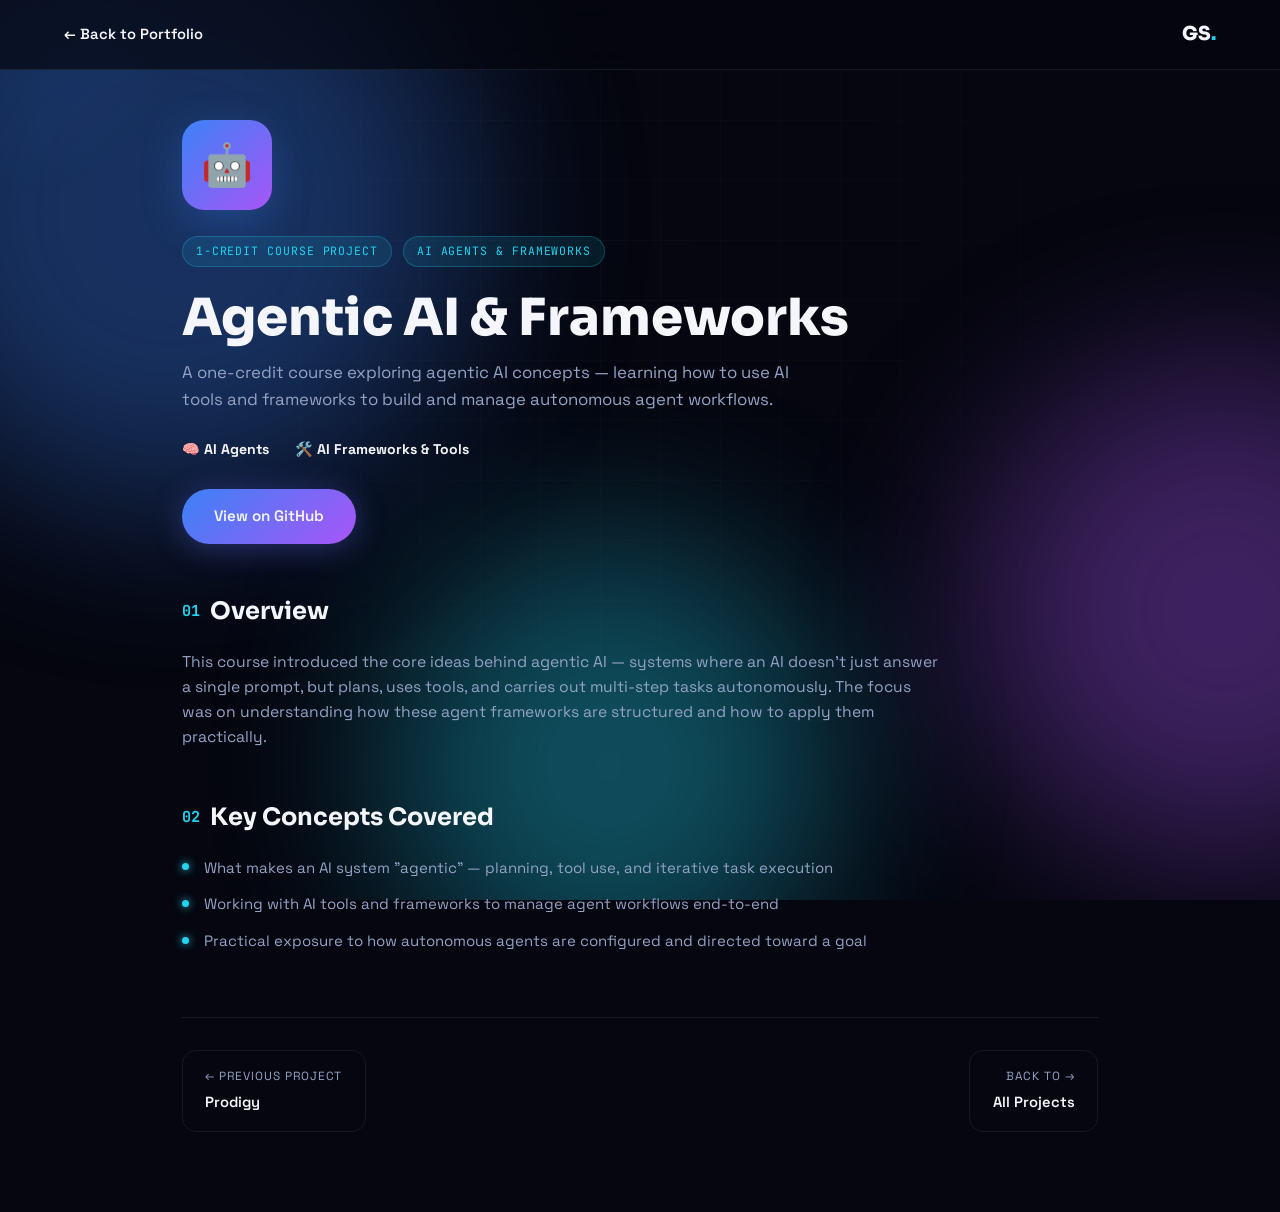
<file: projects/agentic-ai.html>
<!DOCTYPE html>
<html lang="en">
<head>
<meta charset="UTF-8">
<meta name="viewport" content="width=device-width, initial-scale=1.0">
<title>Agentic AI & Frameworks — Gomathi S</title>
<link rel="preconnect" href="https://fonts.googleapis.com">
<link rel="preconnect" href="https://fonts.gstatic.com" crossorigin>
<link href="https://fonts.googleapis.com/css2?family=Space+Grotesk:wght@400;500;600;700&family=Sora:wght@300;400;500;600;700;800&family=JetBrains+Mono:wght@400;500&display=swap" rel="stylesheet">
<link rel="stylesheet" href="../style.css">
<link rel="stylesheet" href="../project-page.css">
</head>
<body>

<div class="aurora-bg">
  <div class="blob blob-1"></div>
  <div class="blob blob-2"></div>
  <div class="blob blob-3"></div>
  <div class="grid-overlay"></div>
</div>

<nav class="proj-nav">
  <a href="../index.html#projects" class="proj-back">← Back to Portfolio</a>
  <div class="proj-nav-logo">GS<span class="dot">.</span></div>
</nav>

<main class="proj-main">

  <div class="proj-hero" data-animate="fade-up">
    <div class="proj-glyph-hero">🤖</div>
    <div class="proj-badge-row">
      <span class="project-badge">1-Credit Course Project</span>
      <span class="project-badge">AI Agents & Frameworks</span>
    </div>
    <h1 class="proj-title">Agentic AI & Frameworks</h1>
    <p class="proj-subtitle">A one-credit course exploring agentic AI concepts — learning how to use AI tools and frameworks to build and manage autonomous agent workflows.</p>
    <div class="proj-meta-row">
      <span>🧠 <strong>AI Agents</strong></span>
      <span>🛠️ <strong>AI Frameworks & Tools</strong></span>
    </div>
    <div class="proj-cta-row">
      <a href="https://github.com/swathi-git1" target="_blank" class="btn btn-primary magnetic"><span>View on GitHub</span></a>
    </div>
  </div>

  <div class="proj-section" data-animate="fade-up">
    <h2 class="proj-section-title"><span class="num">01</span> Overview</h2>
    <p class="proj-body-text">This course introduced the core ideas behind agentic AI — systems where an AI doesn't just answer a single prompt, but plans, uses tools, and carries out multi-step tasks autonomously. The focus was on understanding how these agent frameworks are structured and how to apply them practically.</p>
  </div>

  <div class="proj-section" data-animate="fade-up">
    <h2 class="proj-section-title"><span class="num">02</span> Key Concepts Covered</h2>
    <ul class="proj-list">
      <li>What makes an AI system "agentic" — planning, tool use, and iterative task execution</li>
      <li>Working with AI tools and frameworks to manage agent workflows end-to-end</li>
      <li>Practical exposure to how autonomous agents are configured and directed toward a goal</li>
    </ul>
  </div>

  <div class="proj-nav-links" data-animate="fade-up">
    <a href="prodigy.html" class="proj-nav-link"><span class="label">← Previous Project</span><span class="name">Prodigy</span></a>
    <a href="../index.html#projects" class="proj-nav-link next"><span class="label">Back to →</span><span class="name">All Projects</span></a>
  </div>

</main>

<script>
  document.addEventListener('DOMContentLoaded', () => {
    document.querySelectorAll('[data-animate]').forEach(el => {
      const obs = new IntersectionObserver((entries) => {
        entries.forEach(entry => {
          if (entry.isIntersecting) { entry.target.classList.add('in-view'); obs.unobserve(entry.target); }
        });
      }, { threshold: 0.1 });
      obs.observe(el);
    });
    const glow = document.createElement('div');
    glow.className = 'cursor-glow';
    document.body.appendChild(glow);
    let mx=0, my=0, gx=0, gy=0;
    window.addEventListener('mousemove', e => { mx = e.clientX; my = e.clientY; });
    function loop() {
      gx += (mx-gx)*0.12; gy += (my-gy)*0.12;
      glow.style.transform = `translate(${gx}px, ${gy}px) translate(-50%, -50%)`;
      requestAnimationFrame(loop);
    }
    loop();
  });
</script>
</body>
</html>
</file>
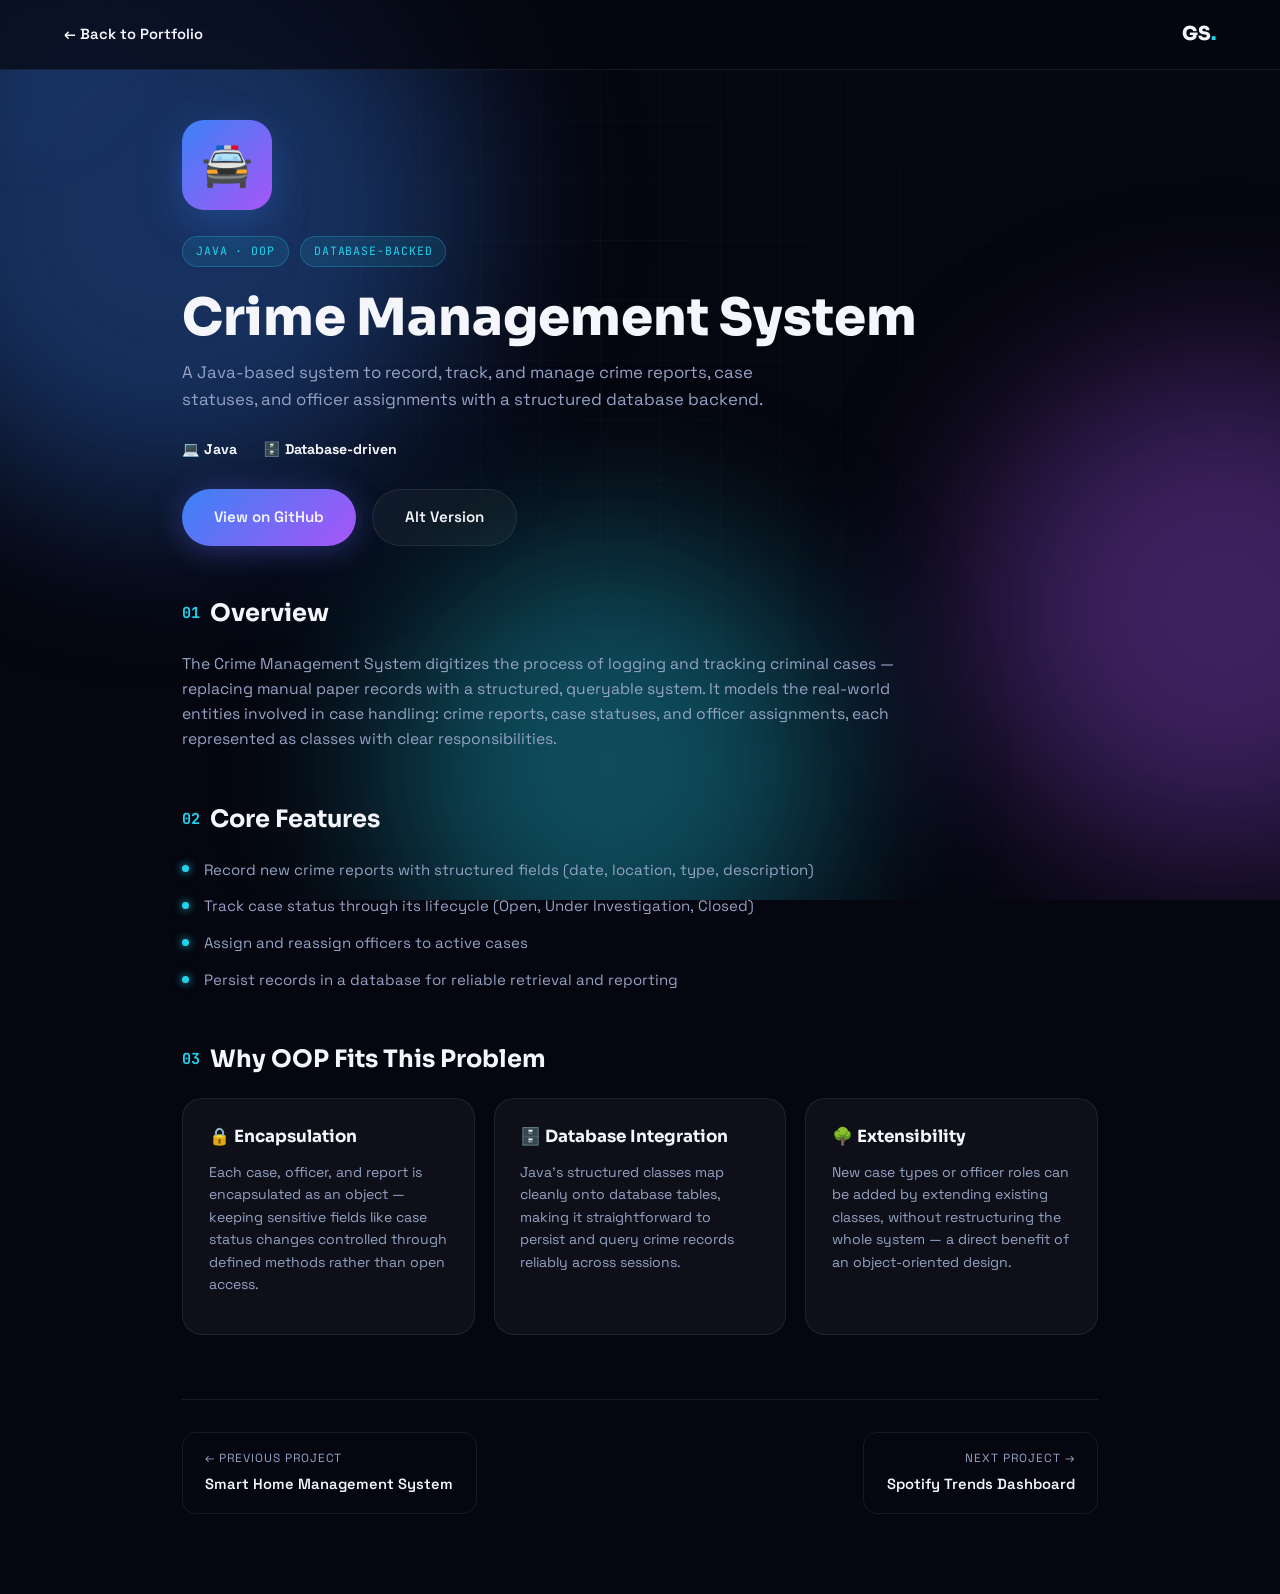
<file: projects/crime-management.html>
<!DOCTYPE html>
<html lang="en">
<head>
<meta charset="UTF-8">
<meta name="viewport" content="width=device-width, initial-scale=1.0">
<title>Crime Management System — Gomathi S</title>
<link rel="preconnect" href="https://fonts.googleapis.com">
<link rel="preconnect" href="https://fonts.gstatic.com" crossorigin>
<link href="https://fonts.googleapis.com/css2?family=Space+Grotesk:wght@400;500;600;700&family=Sora:wght@300;400;500;600;700;800&family=JetBrains+Mono:wght@400;500&display=swap" rel="stylesheet">
<link rel="stylesheet" href="../style.css">
<link rel="stylesheet" href="../project-page.css">
</head>
<body>

<div class="aurora-bg">
  <div class="blob blob-1"></div>
  <div class="blob blob-2"></div>
  <div class="blob blob-3"></div>
  <div class="grid-overlay"></div>
</div>

<nav class="proj-nav">
  <a href="../index.html#projects" class="proj-back">← Back to Portfolio</a>
  <div class="proj-nav-logo">GS<span class="dot">.</span></div>
</nav>

<main class="proj-main">

  <div class="proj-hero" data-animate="fade-up">
    <div class="proj-glyph-hero">🚔</div>
    <div class="proj-badge-row">
      <span class="project-badge">Java · OOP</span>
      <span class="project-badge">Database-Backed</span>
    </div>
    <h1 class="proj-title">Crime Management System</h1>
    <p class="proj-subtitle">A Java-based system to record, track, and manage crime reports, case statuses, and officer assignments with a structured database backend.</p>
    <div class="proj-meta-row">
      <span>💻 <strong>Java</strong></span>
      <span>🗄️ <strong>Database-driven</strong></span>
    </div>
    <div class="proj-cta-row">
      <a href="https://github.com/swathi-git1/Crime-Management-System" target="_blank" class="btn btn-primary magnetic"><span>View on GitHub</span></a>
      <a href="https://github.com/swathi-git1/Crime-Management-System-1" target="_blank" class="btn btn-glass magnetic"><span>Alt Version</span></a>
    </div>
  </div>

  <div class="proj-section" data-animate="fade-up">
    <h2 class="proj-section-title"><span class="num">01</span> Overview</h2>
    <p class="proj-body-text">The Crime Management System digitizes the process of logging and tracking criminal cases — replacing manual paper records with a structured, queryable system. It models the real-world entities involved in case handling: crime reports, case statuses, and officer assignments, each represented as classes with clear responsibilities.</p>
  </div>

  <div class="proj-section" data-animate="fade-up">
    <h2 class="proj-section-title"><span class="num">02</span> Core Features</h2>
    <ul class="proj-list">
      <li>Record new crime reports with structured fields (date, location, type, description)</li>
      <li>Track case status through its lifecycle (Open, Under Investigation, Closed)</li>
      <li>Assign and reassign officers to active cases</li>
      <li>Persist records in a database for reliable retrieval and reporting</li>
    </ul>
  </div>

  <div class="proj-section" data-animate="fade-up">
    <h2 class="proj-section-title"><span class="num">03</span> Why OOP Fits This Problem</h2>
    <div class="concept-grid">
      <div class="concept-card glass">
        <h4>🔒 Encapsulation</h4>
        <p>Each case, officer, and report is encapsulated as an object — keeping sensitive fields like case status changes controlled through defined methods rather than open access.</p>
      </div>
      <div class="concept-card glass">
        <h4>🗄️ Database Integration</h4>
        <p>Java's structured classes map cleanly onto database tables, making it straightforward to persist and query crime records reliably across sessions.</p>
      </div>
      <div class="concept-card glass">
        <h4>🌳 Extensibility</h4>
        <p>New case types or officer roles can be added by extending existing classes, without restructuring the whole system — a direct benefit of an object-oriented design.</p>
      </div>
    </div>
  </div>

  <div class="proj-nav-links" data-animate="fade-up">
    <a href="smart-home.html" class="proj-nav-link"><span class="label">← Previous Project</span><span class="name">Smart Home Management System</span></a>
    <a href="spotify-trends.html" class="proj-nav-link next"><span class="label">Next Project →</span><span class="name">Spotify Trends Dashboard</span></a>
  </div>

</main>

<script>
  document.addEventListener('DOMContentLoaded', () => {
    document.querySelectorAll('[data-animate]').forEach(el => {
      const obs = new IntersectionObserver((entries) => {
        entries.forEach(entry => {
          if (entry.isIntersecting) { entry.target.classList.add('in-view'); obs.unobserve(entry.target); }
        });
      }, { threshold: 0.1 });
      obs.observe(el);
    });
    const glow = document.createElement('div');
    glow.className = 'cursor-glow';
    document.body.appendChild(glow);
    let mx=0, my=0, gx=0, gy=0;
    window.addEventListener('mousemove', e => { mx = e.clientX; my = e.clientY; });
    function loop() {
      gx += (mx-gx)*0.12; gy += (my-gy)*0.12;
      glow.style.transform = `translate(${gx}px, ${gy}px) translate(-50%, -50%)`;
      requestAnimationFrame(loop);
    }
    loop();
  });
</script>
</body>
</html>
</file>
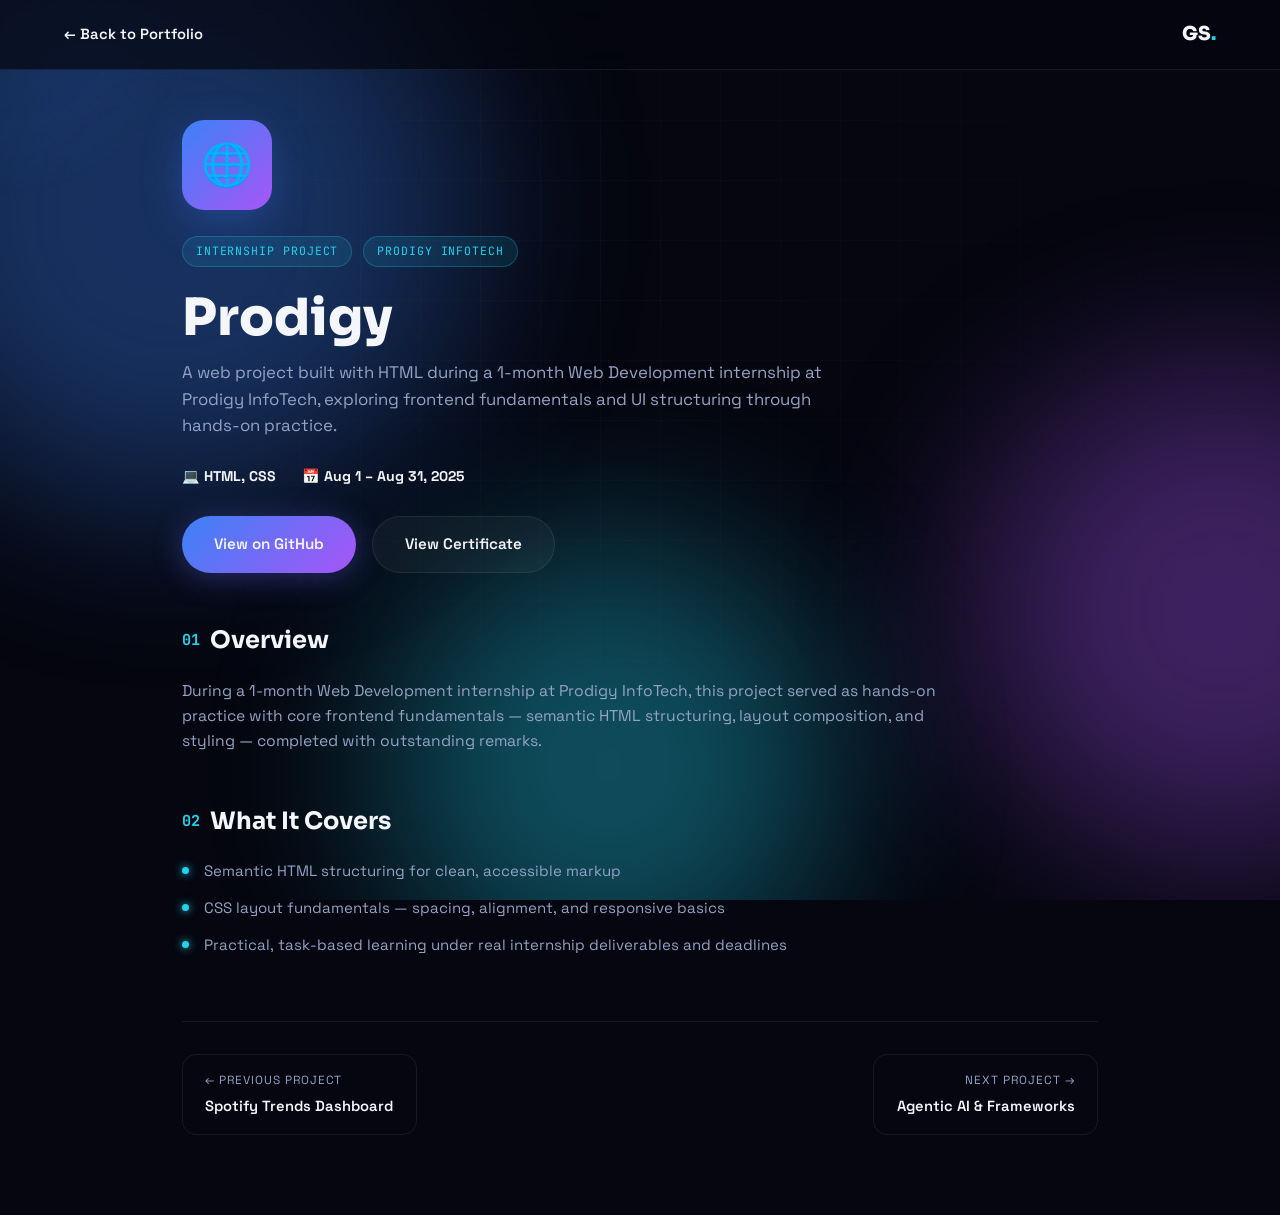
<file: projects/prodigy.html>
<!DOCTYPE html>
<html lang="en">
<head>
<meta charset="UTF-8">
<meta name="viewport" content="width=device-width, initial-scale=1.0">
<title>Prodigy — Gomathi S</title>
<link rel="preconnect" href="https://fonts.googleapis.com">
<link rel="preconnect" href="https://fonts.gstatic.com" crossorigin>
<link href="https://fonts.googleapis.com/css2?family=Space+Grotesk:wght@400;500;600;700&family=Sora:wght@300;400;500;600;700;800&family=JetBrains+Mono:wght@400;500&display=swap" rel="stylesheet">
<link rel="stylesheet" href="../style.css">
<link rel="stylesheet" href="../project-page.css">
</head>
<body>

<div class="aurora-bg">
  <div class="blob blob-1"></div>
  <div class="blob blob-2"></div>
  <div class="blob blob-3"></div>
  <div class="grid-overlay"></div>
</div>

<nav class="proj-nav">
  <a href="../index.html#projects" class="proj-back">← Back to Portfolio</a>
  <div class="proj-nav-logo">GS<span class="dot">.</span></div>
</nav>

<main class="proj-main">

  <div class="proj-hero" data-animate="fade-up">
    <div class="proj-glyph-hero">🌐</div>
    <div class="proj-badge-row">
      <span class="project-badge">Internship Project</span>
      <span class="project-badge">Prodigy InfoTech</span>
    </div>
    <h1 class="proj-title">Prodigy</h1>
    <p class="proj-subtitle">A web project built with HTML during a 1-month Web Development internship at Prodigy InfoTech, exploring frontend fundamentals and UI structuring through hands-on practice.</p>
    <div class="proj-meta-row">
      <span>💻 <strong>HTML, CSS</strong></span>
      <span>📅 <strong>Aug 1 – Aug 31, 2025</strong></span>
    </div>
    <div class="proj-cta-row">
      <a href="https://github.com/swathi-git1/Prodigy" target="_blank" class="btn btn-primary magnetic"><span>View on GitHub</span></a>
      <a href="../index.html#coding" class="btn btn-glass magnetic"><span>View Certificate</span></a>
    </div>
  </div>

  <div class="proj-section" data-animate="fade-up">
    <h2 class="proj-section-title"><span class="num">01</span> Overview</h2>
    <p class="proj-body-text">During a 1-month Web Development internship at Prodigy InfoTech, this project served as hands-on practice with core frontend fundamentals — semantic HTML structuring, layout composition, and styling — completed with outstanding remarks.</p>
  </div>

  <div class="proj-section" data-animate="fade-up">
    <h2 class="proj-section-title"><span class="num">02</span> What It Covers</h2>
    <ul class="proj-list">
      <li>Semantic HTML structuring for clean, accessible markup</li>
      <li>CSS layout fundamentals — spacing, alignment, and responsive basics</li>
      <li>Practical, task-based learning under real internship deliverables and deadlines</li>
    </ul>
  </div>

  <div class="proj-nav-links" data-animate="fade-up">
    <a href="spotify-trends.html" class="proj-nav-link"><span class="label">← Previous Project</span><span class="name">Spotify Trends Dashboard</span></a>
    <a href="agentic-ai.html" class="proj-nav-link next"><span class="label">Next Project →</span><span class="name">Agentic AI & Frameworks</span></a>
  </div>

</main>

<script>
  document.addEventListener('DOMContentLoaded', () => {
    document.querySelectorAll('[data-animate]').forEach(el => {
      const obs = new IntersectionObserver((entries) => {
        entries.forEach(entry => {
          if (entry.isIntersecting) { entry.target.classList.add('in-view'); obs.unobserve(entry.target); }
        });
      }, { threshold: 0.1 });
      obs.observe(el);
    });
    const glow = document.createElement('div');
    glow.className = 'cursor-glow';
    document.body.appendChild(glow);
    let mx=0, my=0, gx=0, gy=0;
    window.addEventListener('mousemove', e => { mx = e.clientX; my = e.clientY; });
    function loop() {
      gx += (mx-gx)*0.12; gy += (my-gy)*0.12;
      glow.style.transform = `translate(${gx}px, ${gy}px) translate(-50%, -50%)`;
      requestAnimationFrame(loop);
    }
    loop();
  });
</script>
</body>
</html>
</file>
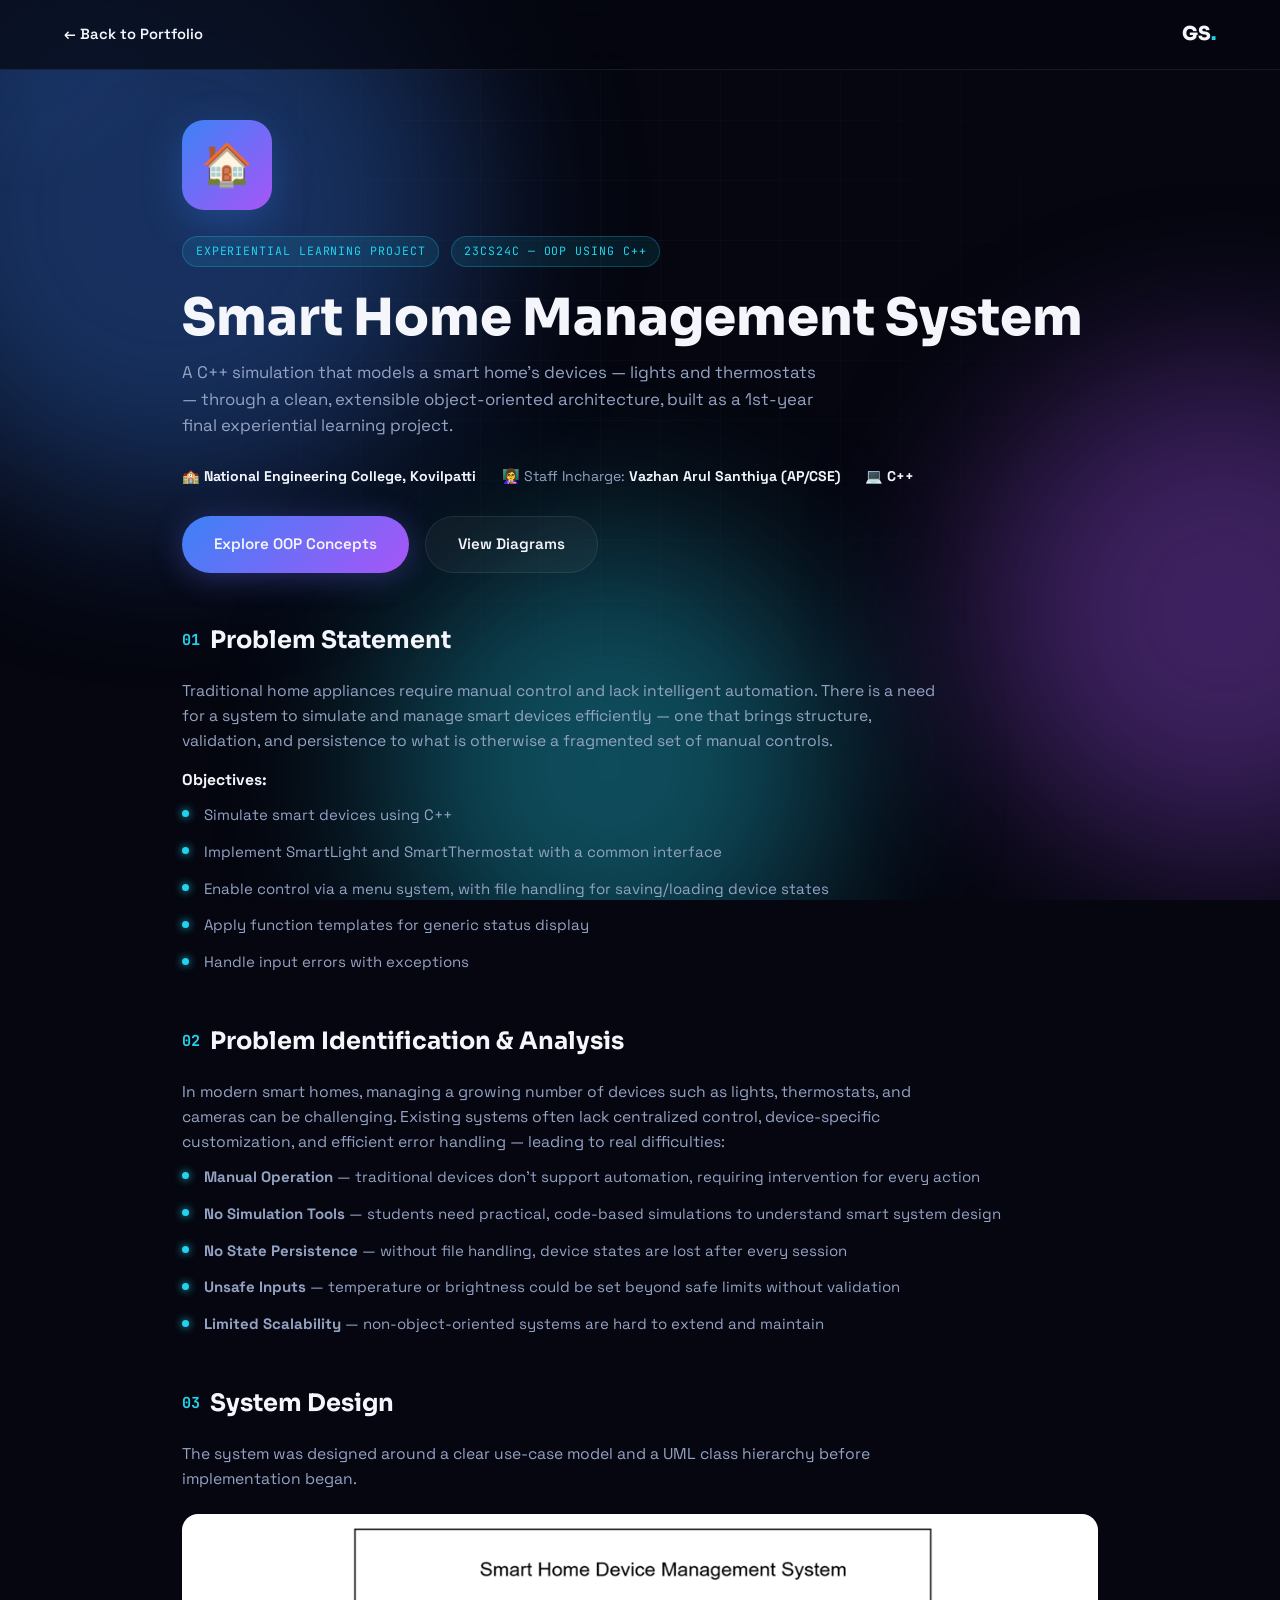
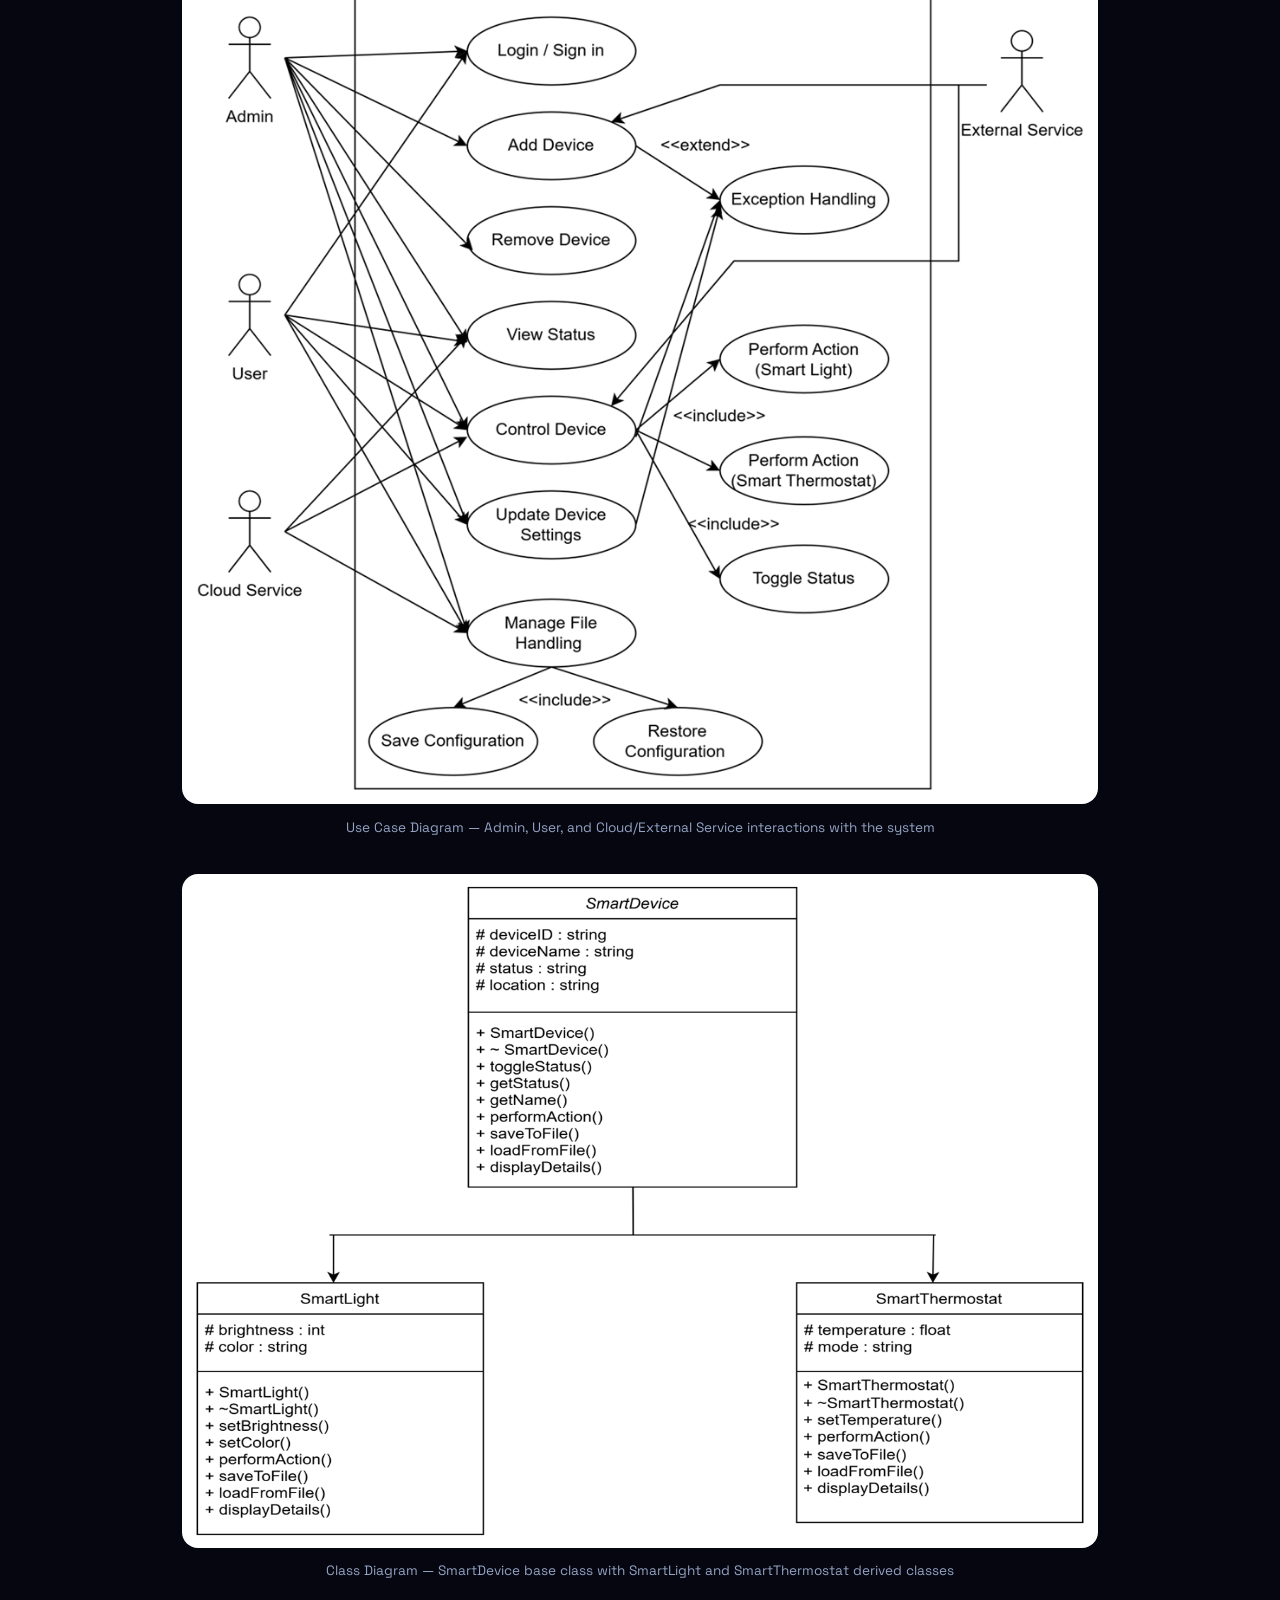
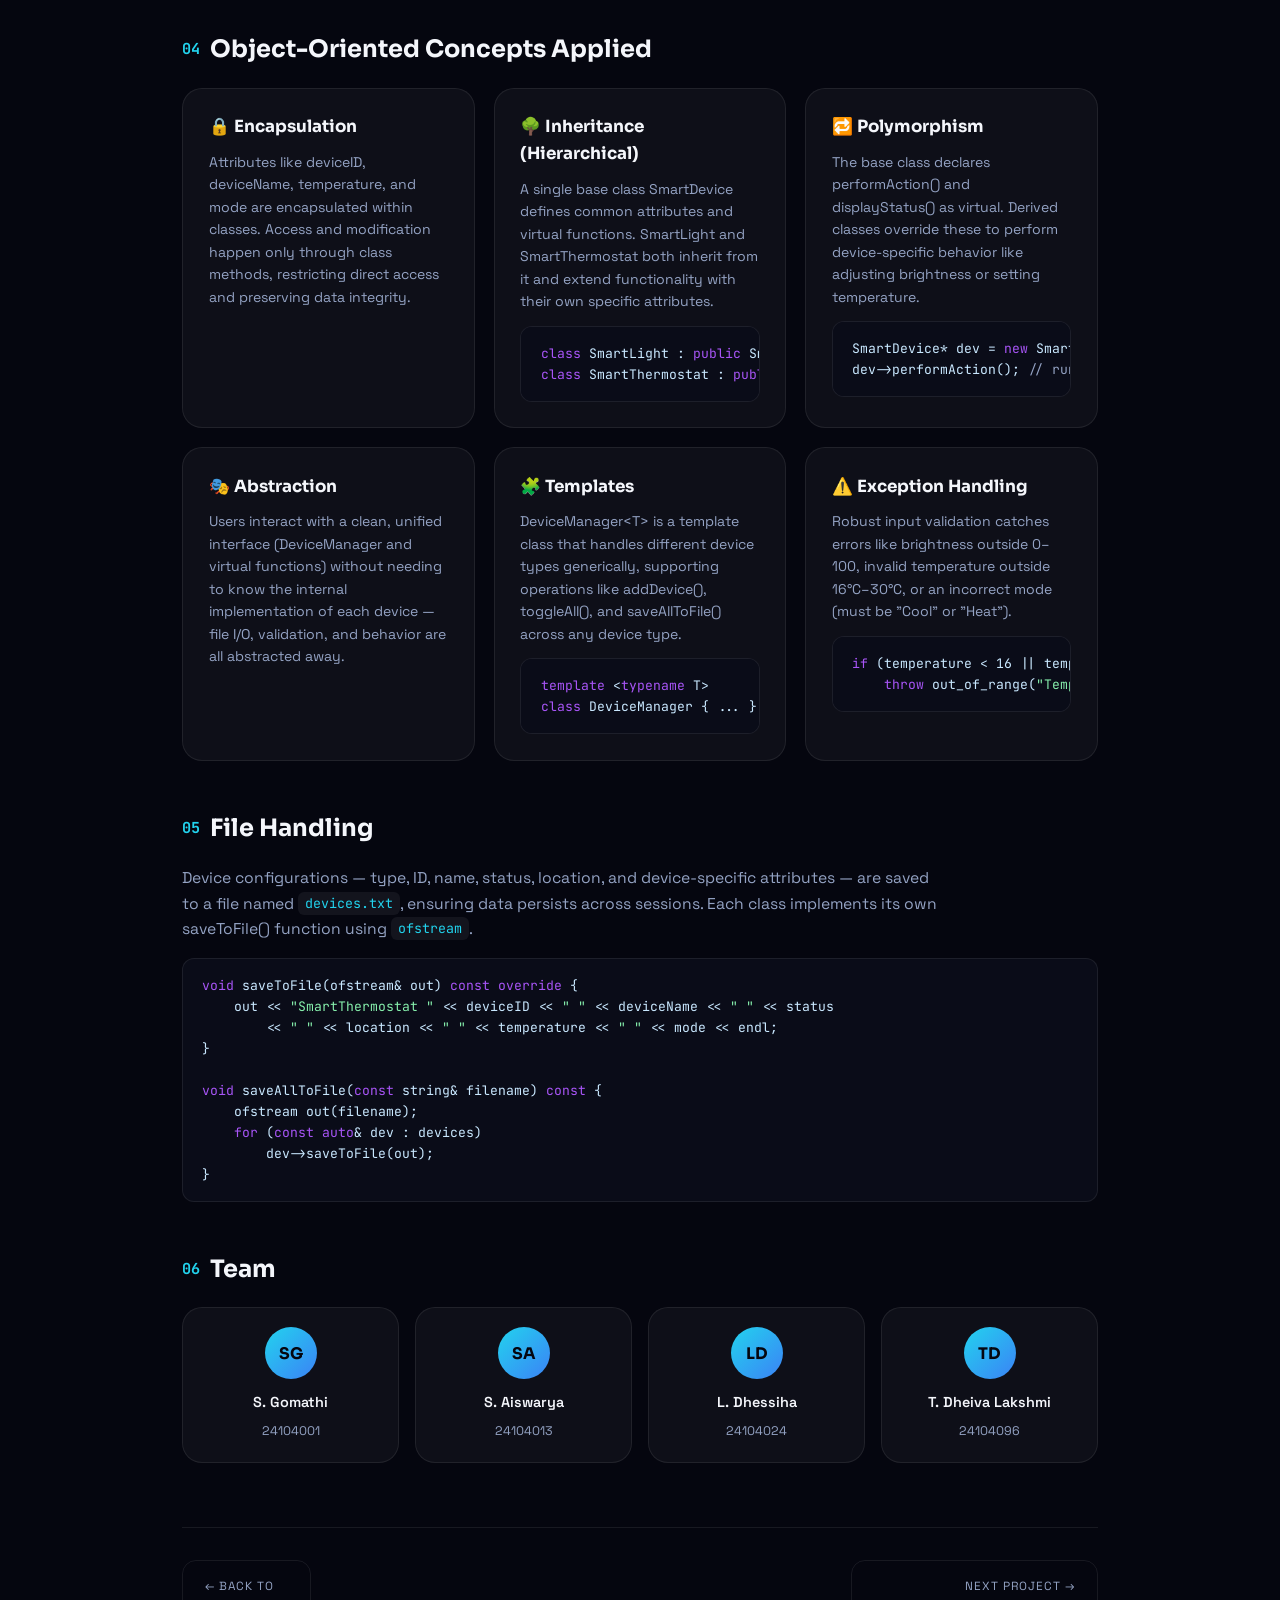
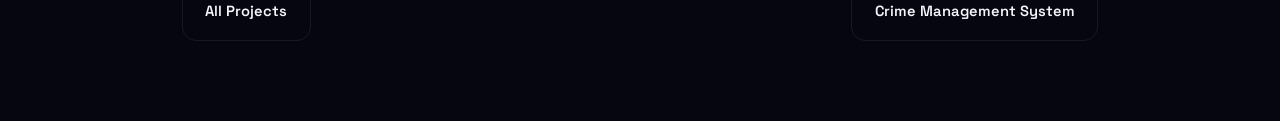
<file: projects/smart-home.html>
<!DOCTYPE html>
<html lang="en">
<head>
<meta charset="UTF-8">
<meta name="viewport" content="width=device-width, initial-scale=1.0">
<title>Smart Home Management System — Gomathi S</title>
<link rel="preconnect" href="https://fonts.googleapis.com">
<link rel="preconnect" href="https://fonts.gstatic.com" crossorigin>
<link href="https://fonts.googleapis.com/css2?family=Space+Grotesk:wght@400;500;600;700&family=Sora:wght@300;400;500;600;700;800&family=JetBrains+Mono:wght@400;500&display=swap" rel="stylesheet">
<link rel="stylesheet" href="../style.css">
<link rel="stylesheet" href="../project-page.css">
</head>
<body>

<div class="aurora-bg">
  <div class="blob blob-1"></div>
  <div class="blob blob-2"></div>
  <div class="blob blob-3"></div>
  <div class="grid-overlay"></div>
</div>

<nav class="proj-nav">
  <a href="../index.html#projects" class="proj-back">← Back to Portfolio</a>
  <div class="proj-nav-logo">GS<span class="dot">.</span></div>
</nav>

<main class="proj-main">

  <div class="proj-hero" data-animate="fade-up">
    <div class="proj-glyph-hero">🏠</div>
    <div class="proj-badge-row">
      <span class="project-badge">Experiential Learning Project</span>
      <span class="project-badge">23CS24C — OOP using C++</span>
    </div>
    <h1 class="proj-title">Smart Home Management System</h1>
    <p class="proj-subtitle">A C++ simulation that models a smart home's devices — lights and thermostats — through a clean, extensible object-oriented architecture, built as a 1st-year final experiential learning project.</p>
    <div class="proj-meta-row">
      <span>🏫 <strong>National Engineering College, Kovilpatti</strong></span>
      <span>👩‍🏫 Staff Incharge: <strong>Vazhan Arul Santhiya (AP/CSE)</strong></span>
      <span>💻 <strong>C++</strong></span>
    </div>
    <div class="proj-cta-row">
      <a href="#concepts" class="btn btn-primary magnetic"><span>Explore OOP Concepts</span></a>
      <a href="#diagrams" class="btn btn-glass magnetic"><span>View Diagrams</span></a>
    </div>
  </div>

  <div class="proj-section" data-animate="fade-up">
    <h2 class="proj-section-title"><span class="num">01</span> Problem Statement</h2>
    <p class="proj-body-text">Traditional home appliances require manual control and lack intelligent automation. There is a need for a system to simulate and manage smart devices efficiently — one that brings structure, validation, and persistence to what is otherwise a fragmented set of manual controls.</p>
    <p class="proj-body-text"><strong>Objectives:</strong></p>
    <ul class="proj-list">
      <li>Simulate smart devices using C++</li>
      <li>Implement SmartLight and SmartThermostat with a common interface</li>
      <li>Enable control via a menu system, with file handling for saving/loading device states</li>
      <li>Apply function templates for generic status display</li>
      <li>Handle input errors with exceptions</li>
    </ul>
  </div>

  <div class="proj-section" data-animate="fade-up">
    <h2 class="proj-section-title"><span class="num">02</span> Problem Identification & Analysis</h2>
    <p class="proj-body-text">In modern smart homes, managing a growing number of devices such as lights, thermostats, and cameras can be challenging. Existing systems often lack centralized control, device-specific customization, and efficient error handling — leading to real difficulties:</p>
    <ul class="proj-list">
      <li><strong>Manual Operation</strong> — traditional devices don't support automation, requiring intervention for every action</li>
      <li><strong>No Simulation Tools</strong> — students need practical, code-based simulations to understand smart system design</li>
      <li><strong>No State Persistence</strong> — without file handling, device states are lost after every session</li>
      <li><strong>Unsafe Inputs</strong> — temperature or brightness could be set beyond safe limits without validation</li>
      <li><strong>Limited Scalability</strong> — non-object-oriented systems are hard to extend and maintain</li>
    </ul>
  </div>

  <div class="proj-section" id="diagrams" data-animate="fade-up">
    <h2 class="proj-section-title"><span class="num">03</span> System Design</h2>
    <p class="proj-body-text" style="margin-bottom: 1.4rem;">The system was designed around a clear use-case model and a UML class hierarchy before implementation began.</p>

    <div class="diagram-frame">
      <img src="assets/usecase-diagram.png" alt="Use Case Diagram - Smart Home Device Management System" loading="lazy">
    </div>
    <p class="diagram-caption">Use Case Diagram — Admin, User, and Cloud/External Service interactions with the system</p>

    <div class="diagram-frame" style="margin-top: 2.2rem;">
      <img src="assets/class-diagram.png" alt="Class Diagram - SmartDevice, SmartLight, SmartThermostat" loading="lazy">
    </div>
    <p class="diagram-caption">Class Diagram — SmartDevice base class with SmartLight and SmartThermostat derived classes</p>
  </div>

  <div class="proj-section" id="concepts" data-animate="fade-up">
    <h2 class="proj-section-title"><span class="num">04</span> Object-Oriented Concepts Applied</h2>
    <div class="concept-grid">
      <div class="concept-card glass">
        <h4>🔒 Encapsulation</h4>
        <p>Attributes like deviceID, deviceName, temperature, and mode are encapsulated within classes. Access and modification happen only through class methods, restricting direct access and preserving data integrity.</p>
      </div>
      <div class="concept-card glass">
        <h4>🌳 Inheritance (Hierarchical)</h4>
        <p>A single base class SmartDevice defines common attributes and virtual functions. SmartLight and SmartThermostat both inherit from it and extend functionality with their own specific attributes.</p>
        <div class="code-block"><span class="kw">class</span> SmartLight : <span class="kw">public</span> SmartDevice { ... };
<span class="kw">class</span> SmartThermostat : <span class="kw">public</span> SmartDevice { ... };</div>
      </div>
      <div class="concept-card glass">
        <h4>🔁 Polymorphism</h4>
        <p>The base class declares performAction() and displayStatus() as virtual. Derived classes override these to perform device-specific behavior like adjusting brightness or setting temperature.</p>
        <div class="code-block">SmartDevice* dev = <span class="kw">new</span> SmartThermostat(...);
dev->performAction(); <span class="com">// runs SmartThermostat's version</span></div>
      </div>
      <div class="concept-card glass">
        <h4>🎭 Abstraction</h4>
        <p>Users interact with a clean, unified interface (DeviceManager and virtual functions) without needing to know the internal implementation of each device — file I/O, validation, and behavior are all abstracted away.</p>
      </div>
      <div class="concept-card glass">
        <h4>🧩 Templates</h4>
        <p>DeviceManager&lt;T&gt; is a template class that handles different device types generically, supporting operations like addDevice(), toggleAll(), and saveAllToFile() across any device type.</p>
        <div class="code-block"><span class="kw">template</span> &lt;<span class="kw">typename</span> T&gt;
<span class="kw">class</span> DeviceManager { ... };</div>
      </div>
      <div class="concept-card glass">
        <h4>⚠️ Exception Handling</h4>
        <p>Robust input validation catches errors like brightness outside 0–100, invalid temperature outside 16°C–30°C, or an incorrect mode (must be "Cool" or "Heat").</p>
        <div class="code-block"><span class="kw">if</span> (temperature &lt; 16 || temperature &gt; 30)
    <span class="kw">throw</span> out_of_range(<span class="str">"Temperature must be between 16°C and 30°C."</span>);</div>
      </div>
    </div>
  </div>

  <div class="proj-section" data-animate="fade-up">
    <h2 class="proj-section-title"><span class="num">05</span> File Handling</h2>
    <p class="proj-body-text">Device configurations — type, ID, name, status, location, and device-specific attributes — are saved to a file named <code>devices.txt</code>, ensuring data persists across sessions. Each class implements its own saveToFile() function using <code>ofstream</code>.</p>
    <div class="code-block" style="margin-top:1rem;"><span class="kw">void</span> saveToFile(ofstream& out) <span class="kw">const override</span> {
    out &lt;&lt; <span class="str">"SmartThermostat "</span> &lt;&lt; deviceID &lt;&lt; <span class="str">" "</span> &lt;&lt; deviceName &lt;&lt; <span class="str">" "</span> &lt;&lt; status
        &lt;&lt; <span class="str">" "</span> &lt;&lt; location &lt;&lt; <span class="str">" "</span> &lt;&lt; temperature &lt;&lt; <span class="str">" "</span> &lt;&lt; mode &lt;&lt; endl;
}

<span class="kw">void</span> saveAllToFile(<span class="kw">const</span> string& filename) <span class="kw">const</span> {
    ofstream out(filename);
    <span class="kw">for</span> (<span class="kw">const auto</span>& dev : devices)
        dev->saveToFile(out);
}</div>
  </div>

  <div class="proj-section" data-animate="fade-up">
    <h2 class="proj-section-title"><span class="num">06</span> Team</h2>
    <div class="team-grid">
      <div class="team-card glass"><div class="avatar">SG</div><h5>S. Gomathi</h5><span>24104001</span></div>
      <div class="team-card glass"><div class="avatar">SA</div><h5>S. Aiswarya</h5><span>24104013</span></div>
      <div class="team-card glass"><div class="avatar">LD</div><h5>L. Dhessiha</h5><span>24104024</span></div>
      <div class="team-card glass"><div class="avatar">TD</div><h5>T. Dheiva Lakshmi</h5><span>24104096</span></div>
    </div>
  </div>

  <div class="proj-nav-links" data-animate="fade-up">
    <a href="../index.html#projects" class="proj-nav-link"><span class="label">← Back to</span><span class="name">All Projects</span></a>
    <a href="crime-management.html" class="proj-nav-link next"><span class="label">Next Project →</span><span class="name">Crime Management System</span></a>
  </div>

</main>

<script>
  // Reveal animations on this page
  document.addEventListener('DOMContentLoaded', () => {
    document.querySelectorAll('[data-animate]').forEach(el => {
      const obs = new IntersectionObserver((entries) => {
        entries.forEach(entry => {
          if (entry.isIntersecting) { entry.target.classList.add('in-view'); obs.unobserve(entry.target); }
        });
      }, { threshold: 0.1 });
      obs.observe(el);
    });

    // mouse-follow glow (lightweight, optional)
    const glow = document.createElement('div');
    glow.className = 'cursor-glow';
    document.body.appendChild(glow);
    let mx=0, my=0, gx=0, gy=0;
    window.addEventListener('mousemove', e => { mx = e.clientX; my = e.clientY; });
    function loop() {
      gx += (mx-gx)*0.12; gy += (my-gy)*0.12;
      glow.style.transform = `translate(${gx}px, ${gy}px) translate(-50%, -50%)`;
      requestAnimationFrame(loop);
    }
    loop();
  });
</script>
</body>
</html>
</file>
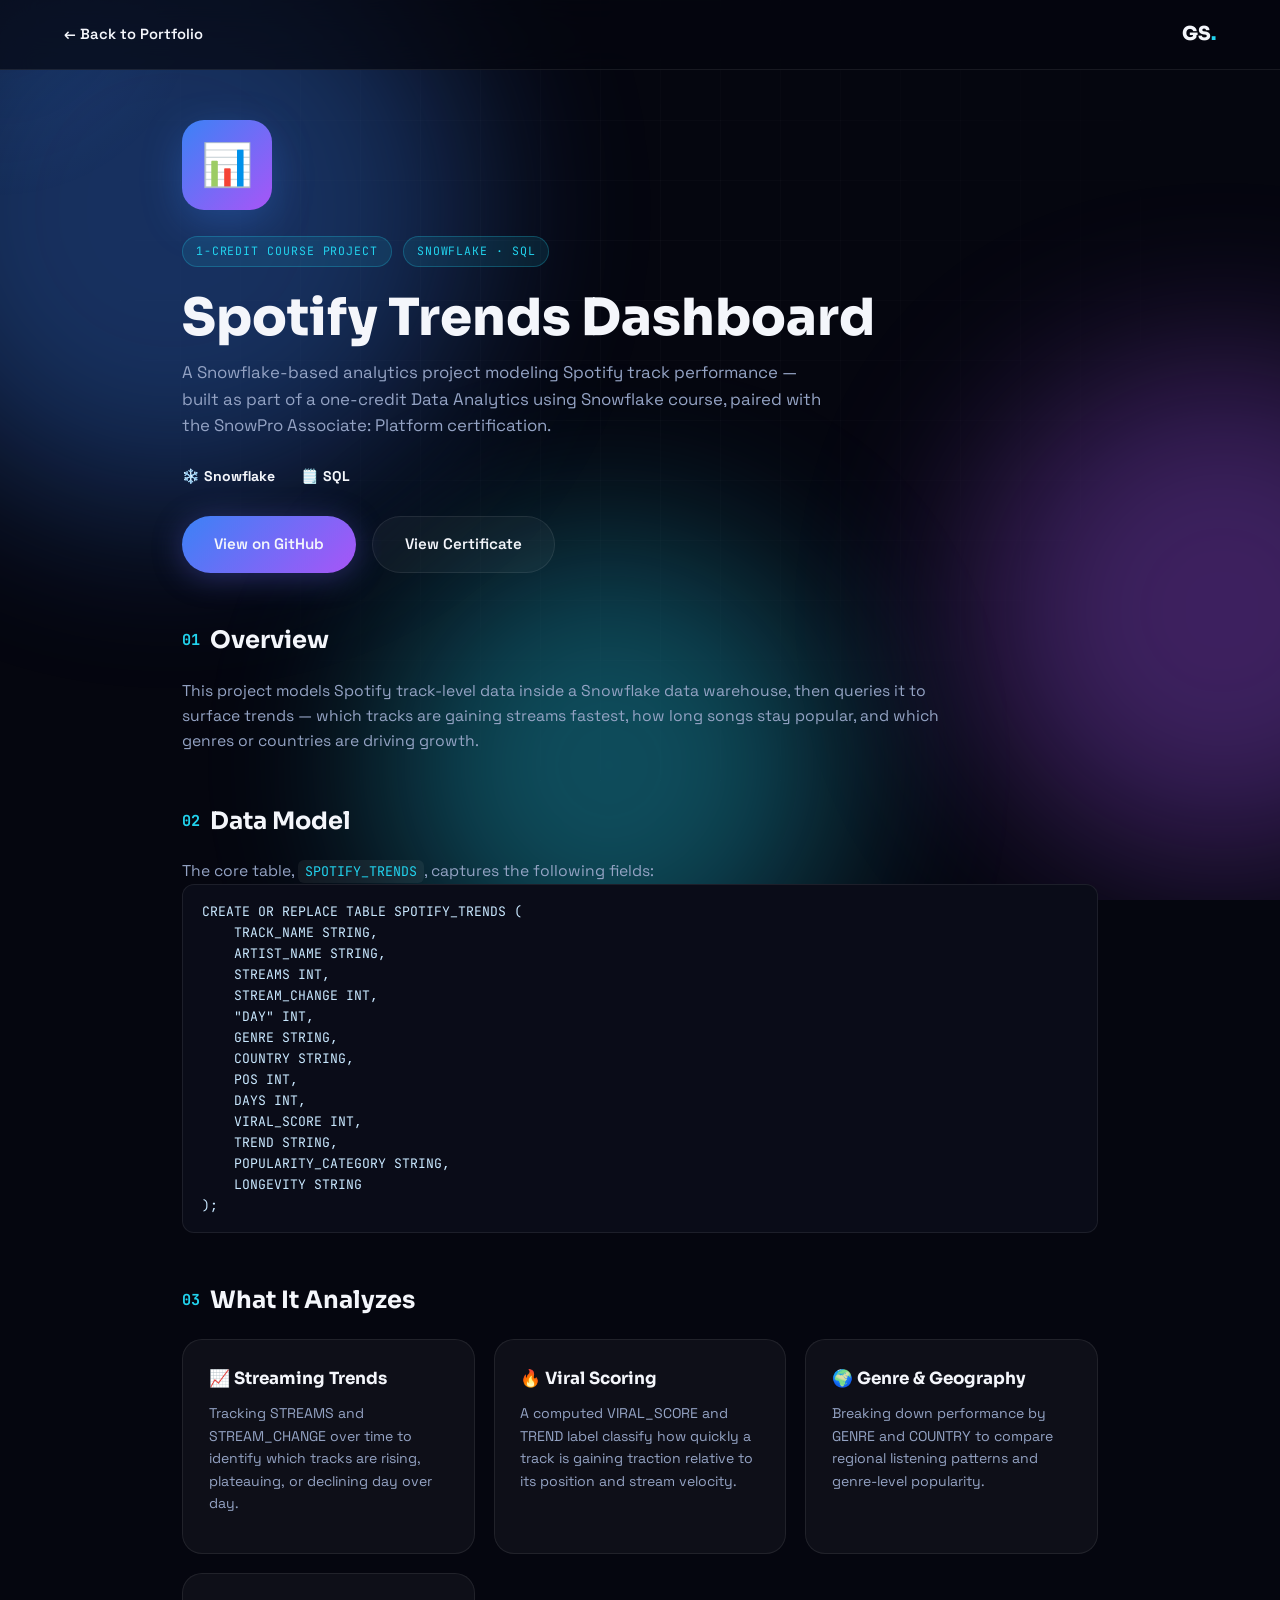
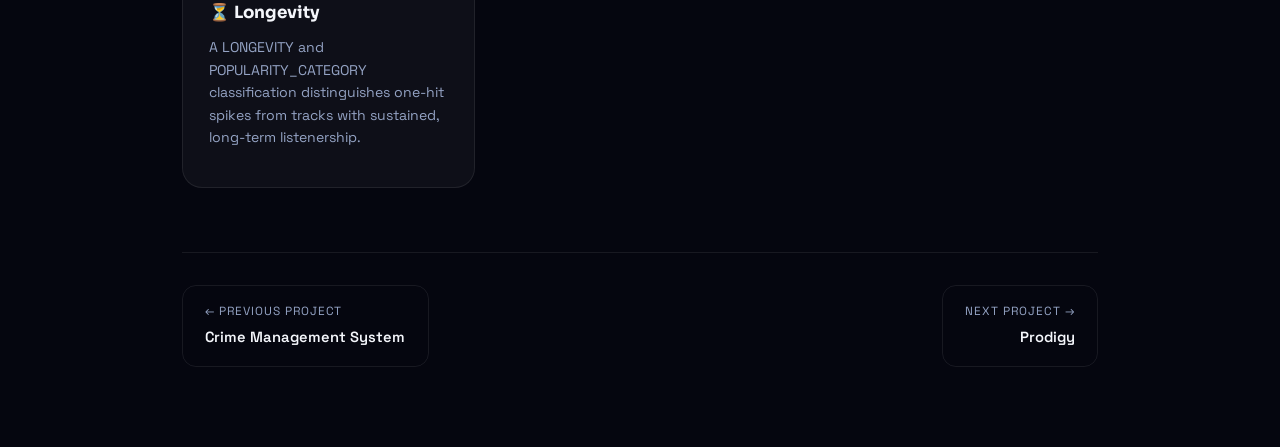
<file: projects/spotify-trends.html>
<!DOCTYPE html>
<html lang="en">
<head>
<meta charset="UTF-8">
<meta name="viewport" content="width=device-width, initial-scale=1.0">
<title>Spotify Trends Dashboard — Gomathi S</title>
<link rel="preconnect" href="https://fonts.googleapis.com">
<link rel="preconnect" href="https://fonts.gstatic.com" crossorigin>
<link href="https://fonts.googleapis.com/css2?family=Space+Grotesk:wght@400;500;600;700&family=Sora:wght@300;400;500;600;700;800&family=JetBrains+Mono:wght@400;500&display=swap" rel="stylesheet">
<link rel="stylesheet" href="../style.css">
<link rel="stylesheet" href="../project-page.css">
</head>
<body>

<div class="aurora-bg">
  <div class="blob blob-1"></div>
  <div class="blob blob-2"></div>
  <div class="blob blob-3"></div>
  <div class="grid-overlay"></div>
</div>

<nav class="proj-nav">
  <a href="../index.html#projects" class="proj-back">← Back to Portfolio</a>
  <div class="proj-nav-logo">GS<span class="dot">.</span></div>
</nav>

<main class="proj-main">

  <div class="proj-hero" data-animate="fade-up">
    <div class="proj-glyph-hero">📊</div>
    <div class="proj-badge-row">
      <span class="project-badge">1-Credit Course Project</span>
      <span class="project-badge">Snowflake · SQL</span>
    </div>
    <h1 class="proj-title">Spotify Trends Dashboard</h1>
    <p class="proj-subtitle">A Snowflake-based analytics project modeling Spotify track performance — built as part of a one-credit Data Analytics using Snowflake course, paired with the SnowPro Associate: Platform certification.</p>
    <div class="proj-meta-row">
      <span>❄️ <strong>Snowflake</strong></span>
      <span>🗒️ <strong>SQL</strong></span>
    </div>
    <div class="proj-cta-row">
      <a href="https://github.com/swathi-git1" target="_blank" class="btn btn-primary magnetic"><span>View on GitHub</span></a>
      <a href="../index.html#coding" class="btn btn-glass magnetic"><span>View Certificate</span></a>
    </div>
  </div>

  <div class="proj-section" data-animate="fade-up">
    <h2 class="proj-section-title"><span class="num">01</span> Overview</h2>
    <p class="proj-body-text">This project models Spotify track-level data inside a Snowflake data warehouse, then queries it to surface trends — which tracks are gaining streams fastest, how long songs stay popular, and which genres or countries are driving growth.</p>
  </div>

  <div class="proj-section" data-animate="fade-up">
    <h2 class="proj-section-title"><span class="num">02</span> Data Model</h2>
    <p class="proj-body-text">The core table, <code>SPOTIFY_TRENDS</code>, captures the following fields:</p>
    <div class="code-block">CREATE OR REPLACE TABLE SPOTIFY_TRENDS (
    TRACK_NAME STRING,
    ARTIST_NAME STRING,
    STREAMS INT,
    STREAM_CHANGE INT,
    "DAY" INT,
    GENRE STRING,
    COUNTRY STRING,
    POS INT,
    DAYS INT,
    VIRAL_SCORE INT,
    TREND STRING,
    POPULARITY_CATEGORY STRING,
    LONGEVITY STRING
);</div>
  </div>

  <div class="proj-section" data-animate="fade-up">
    <h2 class="proj-section-title"><span class="num">03</span> What It Analyzes</h2>
    <div class="concept-grid">
      <div class="concept-card glass">
        <h4>📈 Streaming Trends</h4>
        <p>Tracking STREAMS and STREAM_CHANGE over time to identify which tracks are rising, plateauing, or declining day over day.</p>
      </div>
      <div class="concept-card glass">
        <h4>🔥 Viral Scoring</h4>
        <p>A computed VIRAL_SCORE and TREND label classify how quickly a track is gaining traction relative to its position and stream velocity.</p>
      </div>
      <div class="concept-card glass">
        <h4>🌍 Genre & Geography</h4>
        <p>Breaking down performance by GENRE and COUNTRY to compare regional listening patterns and genre-level popularity.</p>
      </div>
      <div class="concept-card glass">
        <h4>⏳ Longevity</h4>
        <p>A LONGEVITY and POPULARITY_CATEGORY classification distinguishes one-hit spikes from tracks with sustained, long-term listenership.</p>
      </div>
    </div>
  </div>

  <div class="proj-nav-links" data-animate="fade-up">
    <a href="crime-management.html" class="proj-nav-link"><span class="label">← Previous Project</span><span class="name">Crime Management System</span></a>
    <a href="prodigy.html" class="proj-nav-link next"><span class="label">Next Project →</span><span class="name">Prodigy</span></a>
  </div>

</main>

<script>
  document.addEventListener('DOMContentLoaded', () => {
    document.querySelectorAll('[data-animate]').forEach(el => {
      const obs = new IntersectionObserver((entries) => {
        entries.forEach(entry => {
          if (entry.isIntersecting) { entry.target.classList.add('in-view'); obs.unobserve(entry.target); }
        });
      }, { threshold: 0.1 });
      obs.observe(el);
    });
    const glow = document.createElement('div');
    glow.className = 'cursor-glow';
    document.body.appendChild(glow);
    let mx=0, my=0, gx=0, gy=0;
    window.addEventListener('mousemove', e => { mx = e.clientX; my = e.clientY; });
    function loop() {
      gx += (mx-gx)*0.12; gy += (my-gy)*0.12;
      glow.style.transform = `translate(${gx}px, ${gy}px) translate(-50%, -50%)`;
      requestAnimationFrame(loop);
    }
    loop();
  });
</script>
</body>
</html>
</file>
<file: style.css>
/* ============================================
   GOMATHI S — PORTFOLIO
   Theme: Deep Navy / Electric Blue / Neon Purple / Cyan
============================================ */

:root {
  --navy: #05060f;
  --navy-2: #0a0d1f;
  --electric-blue: #3b82f6;
  --neon-purple: #a855f7;
  --cyan: #22d3ee;
  --soft-white: #f4f6fb;
  --muted: #94a3c4;

  --gradient-1: linear-gradient(135deg, var(--electric-blue), var(--neon-purple));
  --gradient-2: linear-gradient(135deg, var(--cyan), var(--electric-blue));
  --gradient-text: linear-gradient(135deg, var(--cyan), var(--electric-blue), var(--neon-purple));

  --glass-bg: rgba(255, 255, 255, 0.04);
  --glass-border: rgba(255, 255, 255, 0.08);
  --glass-blur: blur(20px);

  --font-display: 'Sora', sans-serif;
  --font-body: 'Space Grotesk', sans-serif;
  --font-mono: 'JetBrains Mono', monospace;

  --ease-out: cubic-bezier(0.16, 1, 0.3, 1);
  --ease-in-out: cubic-bezier(0.65, 0, 0.35, 1);
}

* { margin: 0; padding: 0; box-sizing: border-box; }

html { scroll-behavior: smooth; }

body {
  background: var(--navy);
  color: var(--soft-white);
  font-family: var(--font-body);
  overflow-x: hidden;
  line-height: 1.6;
}

@media (prefers-reduced-motion: reduce) {
  *, *::before, *::after {
    animation-duration: 0.01ms !important;
    animation-iteration-count: 1 !important;
    transition-duration: 0.01ms !important;
    scroll-behavior: auto !important;
  }
}

::selection { background: var(--neon-purple); color: var(--soft-white); }

/* ============================================
   LOADING SCREEN
============================================ */
.loader {
  position: fixed; inset: 0; z-index: 9999;
  display: flex; align-items: center; justify-content: center;
  background: var(--navy);
  transition: opacity 0.8s var(--ease-out), visibility 0.8s var(--ease-out);
}
.loader.hidden { opacity: 0; visibility: hidden; pointer-events: none; }

.loader-bg {
  position: absolute; inset: 0;
  background: radial-gradient(circle at 50% 50%, rgba(59,130,246,0.25), transparent 60%),
              radial-gradient(circle at 30% 70%, rgba(168,85,247,0.2), transparent 60%);
  animation: loaderMorph 3s ease-in-out infinite alternate;
}
@keyframes loaderMorph {
  0% { transform: scale(1) rotate(0deg); }
  100% { transform: scale(1.3) rotate(20deg); }
}

.loader-content { position: relative; text-align: center; }
.loader-logo {
  font-family: var(--font-display);
  font-size: clamp(3rem, 10vw, 6rem);
  font-weight: 800;
  letter-spacing: 0.1em;
  margin-bottom: 2rem;
}
.logo-letter {
  display: inline-block;
  background: var(--gradient-text);
  -webkit-background-clip: text; background-clip: text;
  -webkit-text-fill-color: transparent; color: transparent;
  opacity: 0;
  animation: letterReveal 0.6s var(--ease-out) forwards;
}
.logo-letter:nth-child(1) { animation-delay: 0.1s; }
.logo-letter:nth-child(2) { animation-delay: 0.3s; }
@keyframes letterReveal {
  from { opacity: 0; transform: translateY(30px) scale(0.8); filter: blur(8px); }
  to { opacity: 1; transform: translateY(0) scale(1); filter: blur(0); }
}

.loader-bar-track {
  width: min(280px, 70vw); height: 3px;
  background: rgba(255,255,255,0.08);
  border-radius: 4px; margin: 0 auto; overflow: hidden;
}
.loader-bar-fill {
  height: 100%; width: 0%;
  background: var(--gradient-text);
  border-radius: 4px;
  transition: width 0.2s var(--ease-out);
}
.loader-percent {
  margin-top: 1rem; font-family: var(--font-mono); font-size: 0.85rem; color: var(--muted);
  letter-spacing: 0.1em;
}

/* ============================================
   CURSOR GLOW
============================================ */
.cursor-glow {
  position: fixed; top: 0; left: 0; width: 400px; height: 400px;
  border-radius: 50%; pointer-events: none; z-index: 1;
  background: radial-gradient(circle, rgba(59,130,246,0.12), transparent 70%);
  transform: translate(-50%, -50%);
  transition: opacity 0.3s ease;
  will-change: transform;
}
@media (hover: none) { .cursor-glow { display: none; } }

/* ============================================
   AURORA BACKGROUND
============================================ */
.aurora-bg {
  position: fixed; inset: 0; z-index: 0; overflow: hidden;
  background: var(--navy);
}
.blob {
  position: absolute; border-radius: 50%;
  filter: blur(90px); opacity: 0.35;
  will-change: transform;
}
.blob-1 {
  width: 600px; height: 600px;
  background: var(--electric-blue);
  top: -10%; left: -10%;
  animation: floatBlob1 22s var(--ease-in-out) infinite alternate;
}
.blob-2 {
  width: 500px; height: 500px;
  background: var(--neon-purple);
  top: 40%; right: -15%;
  animation: floatBlob2 26s var(--ease-in-out) infinite alternate;
}
.blob-3 {
  width: 450px; height: 450px;
  background: var(--cyan);
  bottom: -10%; left: 30%;
  animation: floatBlob3 30s var(--ease-in-out) infinite alternate;
}
@keyframes floatBlob1 {
  0% { transform: translate(0,0) scale(1); }
  100% { transform: translate(120px, 100px) scale(1.2); }
}
@keyframes floatBlob2 {
  0% { transform: translate(0,0) scale(1); }
  100% { transform: translate(-100px, 80px) scale(1.15); }
}
@keyframes floatBlob3 {
  0% { transform: translate(0,0) scale(1); }
  100% { transform: translate(80px, -120px) scale(1.25); }
}
.grid-overlay {
  position: absolute; inset: 0;
  background-image:
    linear-gradient(rgba(255,255,255,0.025) 1px, transparent 1px),
    linear-gradient(90deg, rgba(255,255,255,0.025) 1px, transparent 1px);
  background-size: 60px 60px;
  mask-image: radial-gradient(circle at 50% 30%, black, transparent 75%);
}

/* ============================================
   GLASSMORPHISM
============================================ */
.glass {
  background: var(--glass-bg);
  border: 1px solid var(--glass-border);
  backdrop-filter: var(--glass-blur);
  -webkit-backdrop-filter: var(--glass-blur);
  border-radius: 20px;
}

/* ============================================
   NAVIGATION
============================================ */
.navbar {
  position: fixed; top: 0; left: 0; right: 0; z-index: 1000;
  display: flex; align-items: center; justify-content: space-between;
  padding: 1.4rem clamp(1.5rem, 5vw, 4rem);
  transition: all 0.4s var(--ease-out);
  background: transparent;
}
.navbar.scrolled {
  padding: 0.9rem clamp(1.5rem, 5vw, 4rem);
  background: rgba(5,6,15,0.6);
  backdrop-filter: blur(16px);
  border-bottom: 1px solid var(--glass-border);
}
.nav-logo {
  font-family: var(--font-display); font-weight: 800; font-size: 1.4rem;
  letter-spacing: 0.05em; cursor: pointer;
}
.nav-logo .dot { color: var(--cyan); }
.nav-links { display: flex; gap: 2.2rem; }
.nav-link {
  color: var(--muted); text-decoration: none; font-size: 0.92rem;
  font-weight: 500; position: relative; transition: color 0.3s ease;
  padding: 0.3rem 0;
}
.nav-link::after {
  content: ''; position: absolute; left: 0; bottom: -4px;
  width: 0; height: 2px; background: var(--gradient-2);
  transition: width 0.35s var(--ease-out); border-radius: 2px;
}
.nav-link:hover, .nav-link.active { color: var(--soft-white); }
.nav-link.active::after, .nav-link:hover::after { width: 100%; }
.nav-toggle { display: none; flex-direction: column; gap: 5px; cursor: pointer; z-index: 1001; }
.nav-toggle span { width: 24px; height: 2px; background: var(--soft-white); border-radius: 2px; transition: 0.3s; }

@media (max-width: 860px) {
  .nav-links {
    position: fixed; top: 0; right: -100%; height: 100vh; width: min(280px, 80vw);
    background: rgba(8,10,24,0.95); backdrop-filter: blur(20px);
    flex-direction: column; justify-content: center; align-items: center;
    gap: 2rem; transition: right 0.5s var(--ease-out);
    border-left: 1px solid var(--glass-border);
  }
  .nav-links.open { right: 0; }
  .nav-toggle { display: flex; }
  .nav-toggle.open span:nth-child(1) { transform: translateY(7px) rotate(45deg); }
  .nav-toggle.open span:nth-child(2) { opacity: 0; }
  .nav-toggle.open span:nth-child(3) { transform: translateY(-7px) rotate(-45deg); }
}

/* ============================================
   LAYOUT / SECTIONS
============================================ */
main { position: relative; z-index: 1; }
.section {
  position: relative;
  min-height: 100vh;
  padding: clamp(5rem, 10vw, 8rem) clamp(1.5rem, 6vw, 6rem);
  display: flex; flex-direction: column; justify-content: center;
}
.section-head { margin-bottom: clamp(2.5rem, 6vw, 4rem); }
.section-tag {
  font-family: var(--font-mono); color: var(--cyan); font-size: 0.85rem;
  letter-spacing: 0.15em; text-transform: uppercase; margin-bottom: 0.8rem;
}
.section-title {
  font-family: var(--font-display); font-weight: 800;
  font-size: clamp(2.2rem, 5vw, 3.5rem); letter-spacing: -0.02em;
}
.grad-text {
  background: var(--gradient-text);
  -webkit-background-clip: text; background-clip: text;
  -webkit-text-fill-color: transparent; color: transparent;
}

/* fade-up reveal */
[data-animate] { opacity: 0; transform: translateY(40px); filter: blur(6px);
  transition: opacity 0.9s var(--ease-out), transform 0.9s var(--ease-out), filter 0.9s var(--ease-out); }
[data-animate="fade-right"] { transform: translateX(-50px); }
[data-animate="fade-left"] { transform: translateX(50px); }
[data-animate].in-view { opacity: 1; transform: translate(0,0); filter: blur(0); }

/* ============================================
   HERO
============================================ */
.hero { padding-top: 7rem; }
.hero-inner {
  display: grid; grid-template-columns: 1.1fr 0.9fr; gap: 3rem; align-items: center;
  max-width: 1300px; margin: 0 auto; width: 100%;
}
.eyebrow {
  font-family: var(--font-mono); color: var(--cyan); letter-spacing: 0.2em;
  text-transform: uppercase; font-size: 0.85rem; margin-bottom: 1rem;
}
.hero-name {
  font-family: var(--font-display); font-weight: 800;
  font-size: clamp(2.8rem, 7vw, 5.5rem); line-height: 1.05; margin-bottom: 0.6rem;
}
.hero-role {
  font-family: var(--font-display); font-weight: 600;
  font-size: clamp(1.2rem, 3vw, 1.8rem); color: var(--electric-blue);
  margin-bottom: 1.2rem; min-height: 2.4rem;
}
.cursor-blink { animation: blink 1s step-end infinite; color: var(--cyan); }
@keyframes blink { 50% { opacity: 0; } }
.hero-sub { color: var(--soft-white); font-weight: 500; margin-bottom: 1rem; }
.hero-desc { color: var(--muted); max-width: 520px; margin-bottom: 2.2rem; }
.hero-cta { display: flex; gap: 1rem; flex-wrap: wrap; }

/* Buttons */
.btn {
  position: relative; display: inline-flex; align-items: center; justify-content: center;
  padding: 0.95rem 2rem; border-radius: 100px; font-weight: 600; font-size: 0.95rem;
  text-decoration: none; color: var(--soft-white); overflow: hidden; cursor: pointer;
  transition: transform 0.4s var(--ease-out), box-shadow 0.4s var(--ease-out);
  border: none;
}
.btn span { position: relative; z-index: 2; }
.btn-primary {
  background: var(--gradient-1);
  box-shadow: 0 4px 30px rgba(99,102,241,0.35);
}
.btn-primary::before {
  content: ''; position: absolute; inset: 0; opacity: 0;
  background: linear-gradient(135deg, var(--cyan), var(--neon-purple));
  transition: opacity 0.4s ease;
}
.btn-primary:hover::before { opacity: 1; }
.btn-glass { background: var(--glass-bg); border: 1px solid var(--glass-border); backdrop-filter: blur(10px); }
.btn-outline { background: transparent; border: 1px solid rgba(255,255,255,0.2); }
.btn:hover { transform: translateY(-3px); box-shadow: 0 8px 40px rgba(99,102,241,0.4); }
.btn.full-width { width: 100%; }

/* Hero Right: Orbit */
.hero-right { display: flex; justify-content: center; }
.orbit-wrap {
  position: relative; width: min(420px, 80vw); height: min(420px, 80vw);
  display: flex; align-items: center; justify-content: center;
}
.ring {
  position: absolute; border-radius: 50%;
  border: 1px solid rgba(255,255,255,0.08);
}
.ring-1 { width: 100%; height: 100%; animation: spin 30s linear infinite; border-color: rgba(59,130,246,0.25); }
.ring-2 { width: 78%; height: 78%; animation: spin 22s linear infinite reverse; border-color: rgba(168,85,247,0.25); }
.ring-3 { width: 56%; height: 56%; animation: spin 16s linear infinite; border-color: rgba(34,211,238,0.25); border-style: dashed; }
@keyframes spin { to { transform: rotate(360deg); } }

.orbit-dot {
  position: absolute; width: 14px; height: 14px; border-radius: 50%;
  box-shadow: 0 0 20px currentColor;
}
.dot-1 { background: var(--electric-blue); color: var(--electric-blue); top: 0; left: 50%; animation: spin 30s linear infinite; transform-origin: 50% 210px; }
.dot-2 { background: var(--neon-purple); color: var(--neon-purple); top: 11%; left: 50%; animation: spin 22s linear infinite reverse; transform-origin: 50% 165px; }
.dot-3 { background: var(--cyan); color: var(--cyan); top: 22%; left: 50%; animation: spin 16s linear infinite; transform-origin: 50% 118px; }

.profile-frame {
  position: relative; width: 46%; height: 46%; border-radius: 50%;
  display: flex; align-items: center; justify-content: center;
}
.profile-glow {
  position: absolute; inset: -20%; border-radius: 50%;
  background: radial-gradient(circle, rgba(59,130,246,0.4), rgba(168,85,247,0.15), transparent 70%);
  filter: blur(30px); animation: pulse 4s ease-in-out infinite;
}
@keyframes pulse { 0%,100% { opacity: 0.6; transform: scale(1); } 50% { opacity: 1; transform: scale(1.08); } }
.profile-img {
  position: relative; width: 100%; height: 100%; border-radius: 50%;
  overflow: hidden;
  border: 3px solid rgba(255,255,255,0.18);
  box-shadow: 0 0 60px rgba(99,102,241,0.5);
}

.scroll-indicator {
  position: absolute; bottom: 2rem; left: 50%; transform: translateX(-50%);
  display: flex; flex-direction: column; align-items: center; gap: 0.6rem;
  color: var(--muted); font-size: 0.75rem; letter-spacing: 0.15em; text-transform: uppercase;
}
.scroll-line { width: 1px; height: 50px; background: rgba(255,255,255,0.15); position: relative; overflow: hidden; }
.scroll-dot { position: absolute; width: 100%; height: 16px; background: var(--cyan); animation: scrollMove 2s ease-in-out infinite; }
@keyframes scrollMove { 0% { top: -20px; } 100% { top: 50px; } }

/* ============================================
   ABOUT
============================================ */
.about-grid { display: grid; grid-template-columns: 1.4fr 1fr; gap: 3rem; margin-bottom: 4rem; }
.about-text p { color: var(--muted); margin-bottom: 1.2rem; max-width: 580px; }
.about-text strong { color: var(--soft-white); }
.highlight { color: var(--cyan); font-weight: 600; }
.about-tags { display: flex; gap: 0.6rem; flex-wrap: wrap; margin-top: 1.5rem; }
.tag {
  font-family: var(--font-mono); font-size: 0.78rem; padding: 0.4rem 0.9rem;
  border: 1px solid var(--glass-border); border-radius: 100px; color: var(--cyan);
  background: rgba(34,211,238,0.05);
}
.about-stats { display: grid; grid-template-columns: 1fr 1fr; gap: 1rem; }
.stat-card { padding: 1.8rem 1.2rem; text-align: center; transition: transform 0.4s var(--ease-out), border-color 0.4s; }
.stat-card:hover { transform: translateY(-6px); border-color: var(--cyan); }
.stat-number {
  font-family: var(--font-display); font-weight: 800; font-size: clamp(1.8rem, 4vw, 2.6rem);
  background: var(--gradient-text); -webkit-background-clip: text; background-clip: text;
  -webkit-text-fill-color: transparent; color: transparent;
}
.stat-label { color: var(--muted); font-size: 0.85rem; margin-top: 0.4rem; }

/* Timeline */
.timeline { position: relative; padding-left: 2rem; border-left: 1px solid var(--glass-border); }
.timeline-item { position: relative; padding-bottom: 2.5rem; padding-left: 1.5rem; }
.timeline-item:last-child { padding-bottom: 0; }
.timeline-dot {
  position: absolute; left: -2.42rem; top: 0.4rem; width: 12px; height: 12px;
  border-radius: 50%; background: var(--cyan); box-shadow: 0 0 12px var(--cyan);
}
.timeline-content { padding: 1.4rem 1.6rem; transition: transform 0.4s var(--ease-out), border-color 0.4s; }
.timeline-content:hover { transform: translateX(8px); border-color: var(--electric-blue); }
.timeline-year {
  font-family: var(--font-mono); color: var(--neon-purple); font-size: 0.78rem;
  letter-spacing: 0.15em; text-transform: uppercase;
}
.timeline-content h3 { font-family: var(--font-display); margin: 0.4rem 0; font-size: 1.15rem; }
.timeline-content p { color: var(--muted); font-size: 0.92rem; }

.about-extra-grid { display: grid; grid-template-columns: repeat(auto-fit, minmax(240px, 1fr)); gap: 1.5rem; margin-top: 3rem; }
.extra-card { padding: 1.8rem; transition: transform 0.4s var(--ease-out), border-color 0.4s; }
.extra-card:hover { transform: translateY(-6px); border-color: var(--neon-purple); }
.extra-card h3 { font-family: var(--font-display); margin-bottom: 1.2rem; font-size: 1.05rem; }
.extra-list { list-style: none; display: flex; flex-direction: column; gap: 0.7rem; }
.extra-list li {
  color: var(--muted); font-size: 0.9rem; padding-left: 1.2rem; position: relative;
}
.extra-list li::before {
  content: ''; position: absolute; left: 0; top: 0.5em; width: 6px; height: 6px;
  border-radius: 50%; background: var(--cyan); box-shadow: 0 0 8px var(--cyan);
}
.extra-list li strong { color: var(--cyan); }

/* ============================================
   SKILLS
============================================ */
.skills-grid { display: grid; grid-template-columns: repeat(auto-fit, minmax(260px, 1fr)); gap: 1.5rem; }
.skill-category { padding: 1.8rem; transition: transform 0.4s var(--ease-out), border-color 0.4s; }
.skill-category:hover { transform: translateY(-6px); border-color: var(--electric-blue); }
.skill-category h3 { font-family: var(--font-display); margin-bottom: 1.4rem; font-size: 1.1rem; }
.skill-bar { margin-bottom: 1.1rem; }
.skill-bar span { display: block; font-size: 0.85rem; color: var(--muted); margin-bottom: 0.4rem; }
.bar-track { height: 6px; background: rgba(255,255,255,0.06); border-radius: 10px; overflow: hidden; }
.bar-fill {
  height: 100%; width: 0%; border-radius: 10px;
  background: var(--gradient-2);
  transition: width 1.4s var(--ease-out);
  box-shadow: 0 0 12px rgba(34,211,238,0.5);
}

.skill-tools .tool-circles { display: flex; flex-wrap: wrap; gap: 1.2rem; justify-content: center; margin-top: 0.6rem; }
.tool-circle { display: flex; flex-direction: column; align-items: center; gap: 0.5rem; }
.circular-chart { width: 64px; height: 64px; transform: rotate(-90deg); }
.circle-bg { fill: none; stroke: rgba(255,255,255,0.06); stroke-width: 3; }
.circle-fill {
  fill: none; stroke: var(--cyan); stroke-width: 3; stroke-linecap: round;
  stroke-dasharray: 100 100; stroke-dashoffset: 100;
  transition: stroke-dashoffset 1.4s var(--ease-out);
  filter: drop-shadow(0 0 4px var(--cyan));
}
.tool-circle span { font-size: 0.78rem; color: var(--muted); }

/* ============================================
   PROJECTS
============================================ */
.projects-grid { display: grid; grid-template-columns: repeat(auto-fit, minmax(320px, 1fr)); gap: 1.8rem; }
.project-card {
  overflow: hidden; transition: transform 0.5s var(--ease-out), border-color 0.4s, box-shadow 0.5s;
  transform-style: preserve-3d; will-change: transform;
}
.project-card:hover { border-color: var(--electric-blue); box-shadow: 0 20px 60px rgba(59,130,246,0.25); }
.project-image {
  height: 180px; display: flex; align-items: center; justify-content: center;
  background: linear-gradient(135deg, rgba(59,130,246,0.15), rgba(168,85,247,0.15));
  border-bottom: 1px solid var(--glass-border);
}
.project-glyph { font-size: 3.5rem; filter: drop-shadow(0 0 20px rgba(59,130,246,0.5)); }
.project-body { padding: 1.6rem; }
.project-body h3 { font-family: var(--font-display); margin-bottom: 0.6rem; font-size: 1.15rem; }
.project-body p { color: var(--muted); font-size: 0.9rem; margin-bottom: 1.1rem; }
.tech-tags { display: flex; gap: 0.5rem; flex-wrap: wrap; margin-bottom: 1.3rem; }
.tech-tags span {
  font-family: var(--font-mono); font-size: 0.72rem; padding: 0.3rem 0.7rem;
  border-radius: 100px; background: rgba(168,85,247,0.1); color: var(--neon-purple);
  border: 1px solid rgba(168,85,247,0.2);
}
.project-links { display: flex; gap: 0.8rem; }
.link-btn {
  flex: 1; text-align: center; padding: 0.6rem 1rem; border-radius: 10px;
  font-size: 0.85rem; font-weight: 600; text-decoration: none; color: var(--soft-white);
  border: 1px solid var(--glass-border); transition: all 0.3s ease;
}
.link-btn:hover { border-color: var(--cyan); color: var(--cyan); }
.link-btn-primary { background: var(--gradient-1); border: none; }
.link-btn-primary:hover { color: var(--soft-white); filter: brightness(1.15); }

/* ============================================
   ARTICLES
============================================ */
.articles-grid { display: grid; grid-template-columns: repeat(auto-fit, minmax(300px, 1fr)); gap: 1.8rem; }
.article-card { overflow: hidden; transition: transform 0.5s var(--ease-out), border-color 0.4s; }
.article-card:hover { transform: translateY(-8px); border-color: var(--neon-purple); }
.article-image {
  height: 150px; display: flex; align-items: center; justify-content: center;
  background: linear-gradient(135deg, rgba(168,85,247,0.15), rgba(34,211,238,0.1));
  border-bottom: 1px solid var(--glass-border);
}
.article-glyph { font-size: 2.8rem; }
.article-body { padding: 1.5rem; }
.article-date { font-family: var(--font-mono); font-size: 0.75rem; color: var(--cyan); letter-spacing: 0.1em; }
.article-body h3 { font-family: var(--font-display); margin: 0.6rem 0; font-size: 1.05rem; }
.article-body p { color: var(--muted); font-size: 0.88rem; margin-bottom: 1rem; }
.read-more { color: var(--electric-blue); font-weight: 600; text-decoration: none; font-size: 0.9rem; transition: gap 0.3s ease, color 0.3s ease; }
.read-more:hover { color: var(--cyan); }

/* ============================================
   CODING PROFILES
============================================ */
.coding-grid { display: grid; grid-template-columns: repeat(auto-fit, minmax(240px, 1fr)); gap: 1.5rem; margin-bottom: 2.5rem; }
.coding-card { padding: 1.8rem; transition: transform 0.4s var(--ease-out), border-color 0.4s; }
.coding-card:hover { transform: translateY(-6px); border-color: var(--cyan); }
.coding-card h3 { font-family: var(--font-display); margin-bottom: 1.2rem; }
.coding-stats { display: flex; flex-direction: column; gap: 0.8rem; }
.coding-stat { display: flex; justify-content: space-between; align-items: baseline; }
.coding-number {
  font-family: var(--font-display); font-weight: 800; font-size: 1.4rem;
  background: var(--gradient-text); -webkit-background-clip: text; background-clip: text;
  -webkit-text-fill-color: transparent; color: transparent;
}
.coding-label { color: var(--muted); font-size: 0.82rem; }

.resume-box {
  display: flex; justify-content: space-between; align-items: center; flex-wrap: wrap;
  gap: 1.5rem; padding: 2rem 2.2rem;
}
.resume-info h3 { font-family: var(--font-display); margin-bottom: 0.4rem; }
.resume-info p { color: var(--muted); font-size: 0.92rem; }
.resume-actions { display: flex; gap: 1rem; flex-wrap: wrap; }

/* Certificate Gallery */
.cert-gallery-head { margin-bottom: 1.6rem; }
.cert-gallery-head h3 { font-family: var(--font-display); font-size: 1.3rem; margin-bottom: 0.4rem; }
.cert-gallery-head p { color: var(--muted); font-size: 0.92rem; }

.cert-gallery {
  display: grid; grid-template-columns: repeat(auto-fill, minmax(220px, 1fr));
  gap: 1.4rem; margin-bottom: 2.5rem;
}
.cert-thumb {
  position: relative; cursor: pointer; border-radius: 14px; overflow: hidden;
  border: 1px solid var(--glass-border); background: rgba(255,255,255,0.03);
  transition: transform 0.4s var(--ease-out), border-color 0.4s ease, box-shadow 0.4s ease;
}
.cert-thumb:hover { transform: translateY(-6px) scale(1.02); border-color: var(--cyan); box-shadow: 0 16px 50px rgba(34,211,238,0.18); }
.cert-thumb img {
  width: 100%; height: 170px; object-fit: contain; object-position: center; display: block;
  background: #fff; padding: 0.4rem; transition: opacity 0.3s ease;
}
.cert-thumb:hover img { opacity: 0.92; }
.cert-thumb-label {
  padding: 0.7rem 0.8rem; font-size: 0.78rem; color: var(--soft-white); font-weight: 600;
  background: rgba(255,255,255,0.02);
}

/* Lightbox */
.lightbox-overlay {
  position: fixed; inset: 0; z-index: 9500; background: rgba(2,3,10,0.92);
  display: flex; align-items: center; justify-content: center;
  opacity: 0; visibility: hidden; transition: opacity 0.4s ease, visibility 0.4s ease;
  padding: 2rem;
}
.lightbox-overlay.active { opacity: 1; visibility: visible; }
.lightbox-content { max-width: 90vw; max-height: 85vh; text-align: center; }
.lightbox-content img {
  max-width: 100%; max-height: 75vh; border-radius: 12px;
  box-shadow: 0 20px 80px rgba(0,0,0,0.6);
  transform: scale(0.92); transition: transform 0.4s var(--ease-out);
}
.lightbox-overlay.active .lightbox-content img { transform: scale(1); }
.lightbox-caption { color: var(--muted); margin-top: 1rem; font-size: 0.9rem; }
.lightbox-close {
  position: absolute; top: 1.5rem; right: 1.5rem; width: 44px; height: 44px; border-radius: 50%;
  background: var(--glass-bg); border: 1px solid var(--glass-border); color: var(--soft-white);
  font-size: 1.1rem; cursor: pointer; transition: all 0.3s ease;
}
.lightbox-close:hover { background: var(--gradient-1); border-color: transparent; }

.project-badge {
  display: inline-block; font-family: var(--font-mono); font-size: 0.72rem; letter-spacing: 0.08em;
  text-transform: uppercase; padding: 0.35rem 0.8rem; border-radius: 100px;
  background: rgba(34,211,238,0.1); color: var(--cyan); border: 1px solid rgba(34,211,238,0.25);
}

/* Project cards as full links */
.project-card-link { text-decoration: none; color: inherit; display: block; }
.full-link { width: 100%; text-align: center; }

/* ============================================
   CONTACT
============================================ */
.contact-grid { display: grid; grid-template-columns: 1fr 1.3fr; gap: 2rem; }
.contact-info { padding: 2.2rem; }
.contact-info h3 { font-family: var(--font-display); font-size: 1.4rem; margin-bottom: 1.2rem; }
.contact-line { color: var(--muted); margin-bottom: 0.7rem; font-size: 0.95rem; }
.social-links { display: flex; gap: 0.8rem; margin-top: 1.6rem; }
.social-icon {
  width: 42px; height: 42px; border-radius: 50%; display: flex; align-items: center; justify-content: center;
  border: 1px solid var(--glass-border); color: var(--soft-white); text-decoration: none;
  font-family: var(--font-mono); font-size: 0.8rem; transition: all 0.35s var(--ease-out);
}
.social-icon:hover { background: var(--gradient-1); border-color: transparent; transform: translateY(-4px) scale(1.05); box-shadow: 0 8px 20px rgba(59,130,246,0.35); }
.social-icon.small { width: 36px; height: 36px; font-size: 0.72rem; }

.contact-form { padding: 2.2rem; display: flex; flex-direction: column; gap: 1.4rem; }
.form-group { position: relative; }
.form-group input, .form-group textarea {
  width: 100%; background: rgba(255,255,255,0.03); border: 1px solid var(--glass-border);
  border-radius: 12px; padding: 1rem; color: var(--soft-white); font-family: var(--font-body);
  font-size: 0.95rem; outline: none; transition: border-color 0.3s ease, box-shadow 0.3s ease;
  resize: vertical;
}
.form-group input:focus, .form-group textarea:focus {
  border-color: var(--cyan); box-shadow: 0 0 0 3px rgba(34,211,238,0.12);
}
.form-group label {
  position: absolute; left: 1rem; top: 1rem; color: var(--muted); font-size: 0.95rem;
  pointer-events: none; transition: all 0.25s var(--ease-out); background: transparent;
}
.form-group input:focus + label,
.form-group input:not(:placeholder-shown) + label,
.form-group input:valid:not(:placeholder-shown) + label,
.form-group textarea:focus + label,
.form-group textarea:not(:placeholder-shown) + label {
  top: -0.55rem; left: 0.8rem; font-size: 0.72rem; padding: 0 0.4rem;
  background: var(--navy-2); color: var(--cyan);
}
.form-group input:placeholder-shown,
.form-group textarea:placeholder-shown { } /* keeps :not(:placeholder-shown) working */
.form-error { display: block; color: #f87171; font-size: 0.78rem; margin-top: 0.4rem; min-height: 1em; }
.form-group.invalid input, .form-group.invalid textarea { border-color: #f87171; }

.form-success {
  display: none; text-align: center; padding: 1rem; border-radius: 12px;
  background: rgba(34,211,238,0.08); border: 1px solid rgba(34,211,238,0.25); color: var(--cyan);
  font-weight: 600; opacity: 0; transform: translateY(10px);
  transition: opacity 0.5s var(--ease-out), transform 0.5s var(--ease-out);
}
.form-success.show { display: block; opacity: 1; transform: translateY(0); }

/* ============================================
   FOOTER
============================================ */
.footer { position: relative; z-index: 1; padding: 3rem clamp(1.5rem, 6vw, 6rem) 2rem; border-top: 1px solid var(--glass-border); }
.footer-inner { display: flex; justify-content: space-between; align-items: center; flex-wrap: wrap; gap: 1.5rem; margin-bottom: 1.5rem; }
.footer-logo { font-family: var(--font-display); font-weight: 800; font-size: 1.3rem; }
.footer-logo .dot { color: var(--cyan); }
.footer-links { display: flex; gap: 1.5rem; flex-wrap: wrap; }
.footer-links a { color: var(--muted); text-decoration: none; font-size: 0.88rem; transition: color 0.3s ease; }
.footer-links a:hover { color: var(--cyan); }
.footer-socials { display: flex; gap: 0.7rem; }
.footer-copy { text-align: center; color: var(--muted); font-size: 0.82rem; }

.back-to-top {
  position: fixed; bottom: 2rem; right: 2rem; width: 48px; height: 48px; border-radius: 50%;
  background: var(--gradient-1); border: none; color: var(--soft-white); font-size: 1.2rem;
  cursor: pointer; display: flex; align-items: center; justify-content: center;
  box-shadow: 0 6px 24px rgba(59,130,246,0.35); z-index: 500;
  opacity: 0; pointer-events: none; transform: translateY(20px);
  transition: opacity 0.4s var(--ease-out), transform 0.4s var(--ease-out);
}
.back-to-top.visible { opacity: 1; pointer-events: auto; transform: translateY(0); }
.back-to-top:hover { transform: translateY(-4px) scale(1.08); }

/* ============================================
   PAGE TRANSITION OVERLAY
============================================ */
.transition-overlay {
  position: fixed; inset: 0; z-index: 9000; pointer-events: none;
  display: flex; align-items: center; justify-content: center;
}
.transition-shape {
  width: 100%; height: 100%; opacity: 0;
  transform: scale(0);
  transition: transform 0.7s var(--ease-in-out), opacity 0.7s var(--ease-in-out);
}
.transition-shape.active { opacity: 1; transform: scale(1); }

/* Unique transition styles per section pair */
.transition-shape.wave { background: linear-gradient(120deg, var(--electric-blue), var(--cyan)); clip-path: polygon(0 100%, 0 60%, 50% 40%, 100% 60%, 100% 100%); }
.transition-shape.liquid { background: radial-gradient(circle at center, var(--neon-purple), var(--electric-blue)); filter: blur(40px); border-radius: 50%; }
.transition-shape.glow { background: radial-gradient(circle, var(--cyan), transparent 70%); mix-blend-mode: screen; }
.transition-shape.panels { background: linear-gradient(90deg, var(--electric-blue) 0 25%, var(--neon-purple) 25% 50%, var(--cyan) 50% 75%, var(--electric-blue) 75% 100%); }
.transition-shape.morph { background: linear-gradient(135deg, var(--neon-purple), var(--cyan)); border-radius: 50% 50% 50% 50% / 60% 60% 40% 40%; }
.transition-shape.particles { background: radial-gradient(circle at 30% 30%, var(--cyan), transparent 50%), radial-gradient(circle at 70% 70%, var(--neon-purple), transparent 50%), var(--navy); }

/* ============================================
   MAGNETIC HOVER (JS-driven transform) — placeholder
============================================ */
.magnetic { will-change: transform; }

/* ============================================
   RESPONSIVE
============================================ */
@media (max-width: 980px) {
  .hero-inner { grid-template-columns: 1fr; text-align: center; }
  .hero-cta { justify-content: center; }
  .hero-right { order: -1; }
  .about-grid { grid-template-columns: 1fr; }
  .contact-grid { grid-template-columns: 1fr; }
}
@media (max-width: 600px) {
  .resume-box { flex-direction: column; text-align: center; }
}

/* ============================================
   PREMIUM EFFECTS — FLIP, 3D, PARTICLES, GLOW
============================================ */

/* ---- SKILL CATEGORY FLIP CARDS ---- */
.skill-category {
  perspective: 1000px;
  background: transparent !important;
  border: none !important;
  backdrop-filter: none !important;
  padding: 0 !important;
  min-height: 260px;
}
.skill-flip-inner {
  position: relative; width: 100%; height: 100%; min-height: 260px;
  transform-style: preserve-3d;
  transition: transform 0.75s cubic-bezier(0.4, 0, 0.2, 1);
}
.skill-category:hover .skill-flip-inner { transform: rotateY(180deg); }
.skill-flip-front, .skill-flip-back {
  position: absolute; inset: 0;
  backface-visibility: hidden; -webkit-backface-visibility: hidden;
  border-radius: 20px; padding: 1.8rem;
  background: var(--glass-bg);
  border: 1px solid var(--glass-border);
  backdrop-filter: var(--glass-blur);
  -webkit-backdrop-filter: var(--glass-blur);
}
.skill-flip-front { z-index: 2; }
.skill-flip-back {
  transform: rotateY(180deg);
  background: linear-gradient(135deg, rgba(59,130,246,0.12), rgba(168,85,247,0.12));
  border-color: rgba(168,85,247,0.25);
  display: flex; flex-direction: column; justify-content: center; gap: 1rem;
}
.skill-flip-back h3 { color: var(--cyan); font-family: var(--font-display); font-size: 1rem; margin-bottom: 0.4rem; }
.skill-pill-grid { display: flex; flex-wrap: wrap; gap: 0.5rem; }
.skill-pill {
  padding: 0.4rem 0.9rem; border-radius: 100px; font-size: 0.78rem; font-weight: 600;
  font-family: var(--font-mono);
  background: rgba(255,255,255,0.06); border: 1px solid var(--glass-border);
  color: var(--soft-white);
  animation: pillFloat 3s ease-in-out infinite alternate;
}
.skill-pill:nth-child(odd) { animation-delay: 0.4s; }
@keyframes pillFloat {
  from { transform: translateY(0); }
  to   { transform: translateY(-4px); }
}

/* ---- STAT CARD 3D TILT + GLOW ---- */
.stat-card {
  transition: transform 0.4s var(--ease-out), border-color 0.4s, box-shadow 0.4s !important;
  cursor: default;
}
.stat-card:hover {
  transform: translateY(-10px) rotateX(6deg) rotateY(-4deg) !important;
  border-color: var(--cyan) !important;
  box-shadow: 0 20px 60px rgba(34,211,238,0.2), 0 0 0 1px rgba(34,211,238,0.15) !important;
}

/* ---- PROJECT CARD FLIP ON CLICK / ACTIVE ---- */
.project-card-link {
  perspective: 1200px;
  cursor: pointer;
}
.project-card-link .project-card {
  transform-style: preserve-3d;
  transition: transform 0.7s cubic-bezier(0.4, 0, 0.2, 1), border-color 0.4s, box-shadow 0.5s;
}
.project-card-link:hover .project-card {
  transform: translateY(-10px) rotateX(4deg) rotateY(-3deg);
  border-color: var(--electric-blue);
  box-shadow: 0 24px 70px rgba(59,130,246,0.28);
}

/* ---- CODING CARDS — FLIP ---- */
.coding-card {
  perspective: 900px;
  cursor: default;
  transition: none !important;
  background: transparent !important;
  border: none !important;
  backdrop-filter: none !important;
  padding: 0 !important;
  min-height: 200px;
}
.coding-flip-inner {
  position: relative; width: 100%; height: 100%; min-height: 200px;
  transform-style: preserve-3d;
  transition: transform 0.7s cubic-bezier(0.4, 0, 0.2, 1);
}
.coding-card:hover .coding-flip-inner { transform: rotateY(180deg); }
.coding-flip-front, .coding-flip-back {
  position: absolute; inset: 0;
  backface-visibility: hidden; -webkit-backface-visibility: hidden;
  border-radius: 20px; padding: 1.8rem;
  background: var(--glass-bg);
  border: 1px solid var(--glass-border);
  backdrop-filter: var(--glass-blur);
  -webkit-backdrop-filter: var(--glass-blur);
}
.coding-flip-front { z-index: 2; }
.coding-flip-back {
  transform: rotateY(180deg);
  display: flex; flex-direction: column; justify-content: center; align-items: center;
  gap: 0.8rem; text-align: center;
  background: linear-gradient(135deg, rgba(34,211,238,0.1), rgba(59,130,246,0.1));
  border-color: rgba(34,211,238,0.3);
}
.coding-flip-back .flip-icon { font-size: 2.8rem; }
.coding-flip-back p { color: var(--muted); font-size: 0.88rem; }
.coding-flip-back a {
  color: var(--cyan); font-weight: 700; font-size: 0.9rem;
  text-decoration: none; padding: 0.5rem 1.2rem;
  border: 1px solid var(--cyan); border-radius: 100px;
  transition: background 0.3s ease, color 0.3s ease;
}
.coding-flip-back a:hover { background: var(--cyan); color: var(--navy); }

/* ---- ARTICLE CARD — 3D TILT ---- */
.article-card {
  transform-style: preserve-3d;
  transition: transform 0.5s var(--ease-out), border-color 0.4s, box-shadow 0.5s !important;
  will-change: transform;
}
.article-card:hover {
  transform: translateY(-10px) rotateX(5deg) rotateY(3deg) !important;
  border-color: var(--neon-purple) !important;
  box-shadow: 0 20px 60px rgba(168,85,247,0.2) !important;
}

/* ---- TIMELINE ITEM SLIDE REVEAL ---- */
.timeline-item { opacity: 0; transform: translateX(-30px); filter: blur(4px);
  transition: opacity 0.7s var(--ease-out), transform 0.7s var(--ease-out), filter 0.7s var(--ease-out); }
.timeline-item.visible { opacity: 1; transform: translateX(0); filter: blur(0); }
.timeline-item:nth-child(2) { transition-delay: 0.15s; }
.timeline-item:nth-child(3) { transition-delay: 0.3s; }

/* ---- HERO PROFILE — SHIMMER RING ---- */
.profile-frame::before {
  content: ''; position: absolute; inset: -10px; border-radius: 50%;
  background: conic-gradient(from 0deg, var(--cyan), var(--electric-blue), var(--neon-purple), var(--cyan));
  animation: spinRing 4s linear infinite;
  z-index: -1; filter: blur(6px); opacity: 0.6;
}
@keyframes spinRing { to { transform: rotate(360deg); } }

/* ---- SECTION TITLE — UNDERLINE REVEAL ---- */
.section-title {
  position: relative; display: inline-block;
}
.section-title::after {
  content: ''; position: absolute; left: 0; bottom: -8px;
  height: 3px; width: 0%; border-radius: 4px;
  background: var(--gradient-text);
  transition: width 1s var(--ease-out) 0.3s;
}
.section-title.title-visible::after { width: 60%; }

/* ---- FLOATING PARTICLES CANVAS ---- */
#particleCanvas {
  position: fixed; inset: 0; z-index: 0; pointer-events: none;
  opacity: 0.45;
}

/* ---- BUTTON RIPPLE ---- */
.btn { overflow: hidden; }
.btn .ripple {
  position: absolute; border-radius: 50%;
  background: rgba(255,255,255,0.25);
  transform: scale(0); animation: ripple 0.6s linear;
  pointer-events: none;
}
@keyframes ripple {
  to { transform: scale(4); opacity: 0; }
}

/* ---- CERT THUMB SHIMMER HOVER ---- */
.cert-thumb::before {
  content: ''; position: absolute; inset: 0; z-index: 1;
  background: linear-gradient(120deg, transparent 30%, rgba(255,255,255,0.15) 50%, transparent 70%);
  background-size: 200% 100%;
  background-position: -200% 0;
  transition: background-position 0.6s ease;
  pointer-events: none;
}
.cert-thumb:hover::before { background-position: 200% 0; }

/* ---- NAV LINK MAGNETIC GLOW ---- */
.nav-link::before {
  content: ''; position: absolute; inset: -4px -8px;
  background: rgba(34,211,238,0.08); border-radius: 8px;
  opacity: 0; transition: opacity 0.3s ease;
}
.nav-link:hover::before { opacity: 1; }

/* ---- EXTRA CARD COUNTER NUMBER ---- */
.extra-card:hover { transform: translateY(-6px) scale(1.02); border-color: var(--neon-purple); box-shadow: 0 16px 50px rgba(168,85,247,0.2); }

/* ---- BACK TO TOP SPIN ON HOVER ---- */
.back-to-top:hover { transform: translateY(-4px) scale(1.08) rotate(360deg) !important; transition: transform 0.5s var(--ease-out) !important; }

/* ---- SOCIAL ICON BOUNCE ---- */
.social-icon { animation: none; }
.social-icon:hover { animation: bounce 0.5s var(--ease-out); }
@keyframes bounce {
  0%,100% { transform: translateY(-4px) scale(1.05); }
  50% { transform: translateY(-10px) scale(1.1); }
}
</file>
<file: project-page.css>
/* ============================================
   PROJECT DETAIL PAGE STYLES
   (extends style.css theme variables)
============================================ */

.proj-nav {
  position: fixed; top: 0; left: 0; right: 0; z-index: 1000;
  display: flex; align-items: center; justify-content: space-between;
  padding: 1.2rem clamp(1.5rem, 5vw, 4rem);
  background: rgba(5,6,15,0.7); backdrop-filter: blur(16px);
  border-bottom: 1px solid var(--glass-border);
}
.proj-back {
  display: inline-flex; align-items: center; gap: 0.5rem; color: var(--soft-white);
  text-decoration: none; font-weight: 600; font-size: 0.92rem; transition: color 0.3s ease, transform 0.3s ease;
}
.proj-back:hover { color: var(--cyan); transform: translateX(-4px); }
.proj-nav-logo { font-family: var(--font-display); font-weight: 800; font-size: 1.2rem; }
.proj-nav-logo .dot { color: var(--cyan); }

.proj-main { position: relative; z-index: 1; max-width: 980px; margin: 0 auto; padding: 7.5rem clamp(1.4rem, 5vw, 2rem) 5rem; }

/* Hero */
.proj-hero { margin-bottom: 3rem; }
.proj-badge-row { display: flex; gap: 0.7rem; flex-wrap: wrap; margin-bottom: 1.4rem; }
.proj-glyph-hero {
  width: 90px; height: 90px; border-radius: 22px; display: flex; align-items: center; justify-content: center;
  font-size: 2.6rem; background: var(--gradient-1); margin-bottom: 1.6rem;
  box-shadow: 0 12px 40px rgba(59,130,246,0.3);
}
.proj-title { font-family: var(--font-display); font-weight: 800; font-size: clamp(2rem, 5vw, 3.2rem); margin-bottom: 0.8rem; line-height: 1.1; }
.proj-subtitle { color: var(--muted); font-size: 1.05rem; max-width: 640px; margin-bottom: 1.6rem; }
.proj-meta-row { display: flex; gap: 1.6rem; flex-wrap: wrap; color: var(--muted); font-size: 0.88rem; margin-bottom: 1.8rem; }
.proj-meta-row span strong { color: var(--soft-white); }
.proj-cta-row { display: flex; gap: 1rem; flex-wrap: wrap; }

/* Section blocks */
.proj-section { margin-bottom: 3rem; }
.proj-section-title {
  font-family: var(--font-display); font-weight: 700; font-size: 1.5rem;
  margin-bottom: 1.2rem; display: flex; align-items: center; gap: 0.6rem;
}
.proj-section-title .num { font-family: var(--font-mono); color: var(--cyan); font-size: 0.95rem; }
.proj-body-text { color: var(--muted); font-size: 0.98rem; max-width: 760px; }
.proj-body-text + .proj-body-text { margin-top: 0.9rem; }
.proj-body-text strong { color: var(--soft-white); }
.proj-body-text code {
  font-family: var(--font-mono); background: rgba(255,255,255,0.06); padding: 0.15rem 0.45rem;
  border-radius: 6px; font-size: 0.85em; color: var(--cyan);
}

/* Concept cards (OOP pillars etc) */
.concept-grid { display: grid; grid-template-columns: repeat(auto-fit, minmax(260px, 1fr)); gap: 1.2rem; }
.concept-card { padding: 1.6rem; transition: transform 0.4s var(--ease-out), border-color 0.4s ease; }
.concept-card:hover { transform: translateY(-5px); border-color: var(--electric-blue); }
.concept-card h4 { font-family: var(--font-display); font-size: 1.05rem; margin-bottom: 0.6rem; display: flex; align-items: center; gap: 0.5rem; }
.concept-card p { color: var(--muted); font-size: 0.88rem; margin-bottom: 0.8rem; }

/* Code block */
.code-block {
  background: #0a0c18; border: 1px solid var(--glass-border); border-radius: 12px;
  padding: 1rem 1.2rem; overflow-x: auto; font-family: var(--font-mono); font-size: 0.82rem;
  color: #c9e8ff; line-height: 1.6; white-space: pre;
}
.code-block .kw { color: var(--neon-purple); }
.code-block .str { color: #86efac; }
.code-block .com { color: var(--muted); }

/* Problem list */
.proj-list { list-style: none; display: flex; flex-direction: column; gap: 0.8rem; margin-top: 0.6rem; }
.proj-list li { color: var(--muted); font-size: 0.94rem; padding-left: 1.4rem; position: relative; }
.proj-list li::before {
  content: ''; position: absolute; left: 0; top: 0.5em; width: 7px; height: 7px;
  border-radius: 50%; background: var(--cyan); box-shadow: 0 0 8px var(--cyan);
}

/* Diagram image frame */
.diagram-frame { border-radius: 16px; overflow: hidden; border: 1px solid var(--glass-border); background: #fff; }
.diagram-frame img { width: 100%; display: block; }
.diagram-caption { text-align: center; color: var(--muted); font-size: 0.85rem; margin-top: 0.8rem; }

/* Team grid */
.team-grid { display: grid; grid-template-columns: repeat(auto-fit, minmax(180px, 1fr)); gap: 1rem; }
.team-card { padding: 1.2rem; text-align: center; }
.team-card .avatar {
  width: 52px; height: 52px; border-radius: 50%; margin: 0 auto 0.7rem;
  background: var(--gradient-2); display: flex; align-items: center; justify-content: center;
  font-family: var(--font-display); font-weight: 700; color: var(--navy);
}
.team-card h5 { font-size: 0.9rem; font-weight: 600; margin-bottom: 0.2rem; }
.team-card span { font-size: 0.78rem; color: var(--muted); }

/* Tech stack pills (reuse tech-tags from main style but local fallback) */
.proj-tech-row { display: flex; gap: 0.6rem; flex-wrap: wrap; }

/* Nav buttons between projects (prev/next) */
.proj-nav-links { display: flex; justify-content: space-between; gap: 1rem; margin-top: 4rem; padding-top: 2rem; border-top: 1px solid var(--glass-border); }
.proj-nav-link {
  display: flex; flex-direction: column; gap: 0.3rem; text-decoration: none; color: var(--soft-white);
  padding: 1rem 1.4rem; border-radius: 14px; border: 1px solid var(--glass-border); transition: all 0.3s ease;
  max-width: 48%;
}
.proj-nav-link:hover { border-color: var(--cyan); transform: translateY(-3px); }
.proj-nav-link .label { font-size: 0.74rem; color: var(--muted); text-transform: uppercase; letter-spacing: 0.08em; }
.proj-nav-link .name { font-weight: 600; font-size: 0.92rem; }
.proj-nav-link.next { text-align: right; align-items: flex-end; margin-left: auto; }

@media (max-width: 700px) {
  .proj-nav-links { flex-direction: column; }
  .proj-nav-link { max-width: 100%; }
  .proj-nav-link.next { align-items: flex-start; text-align: left; }
}
</file>
